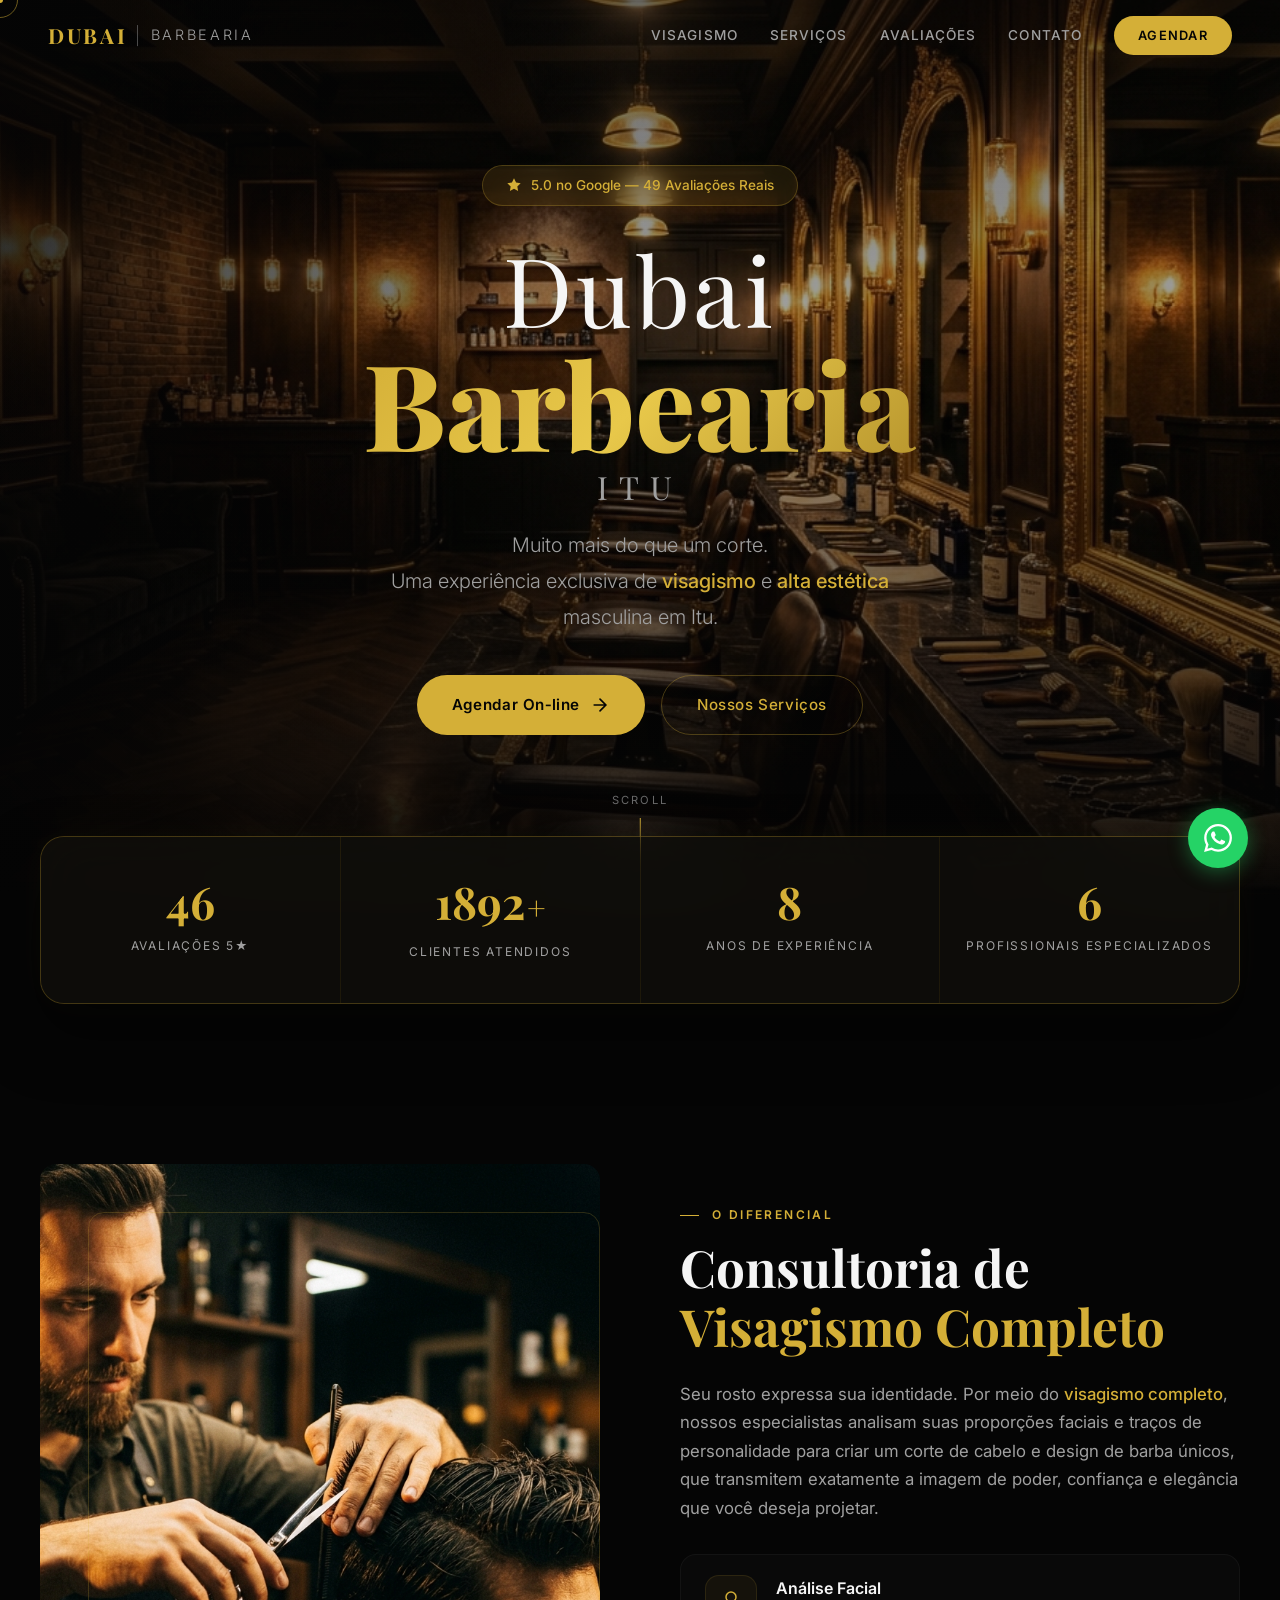
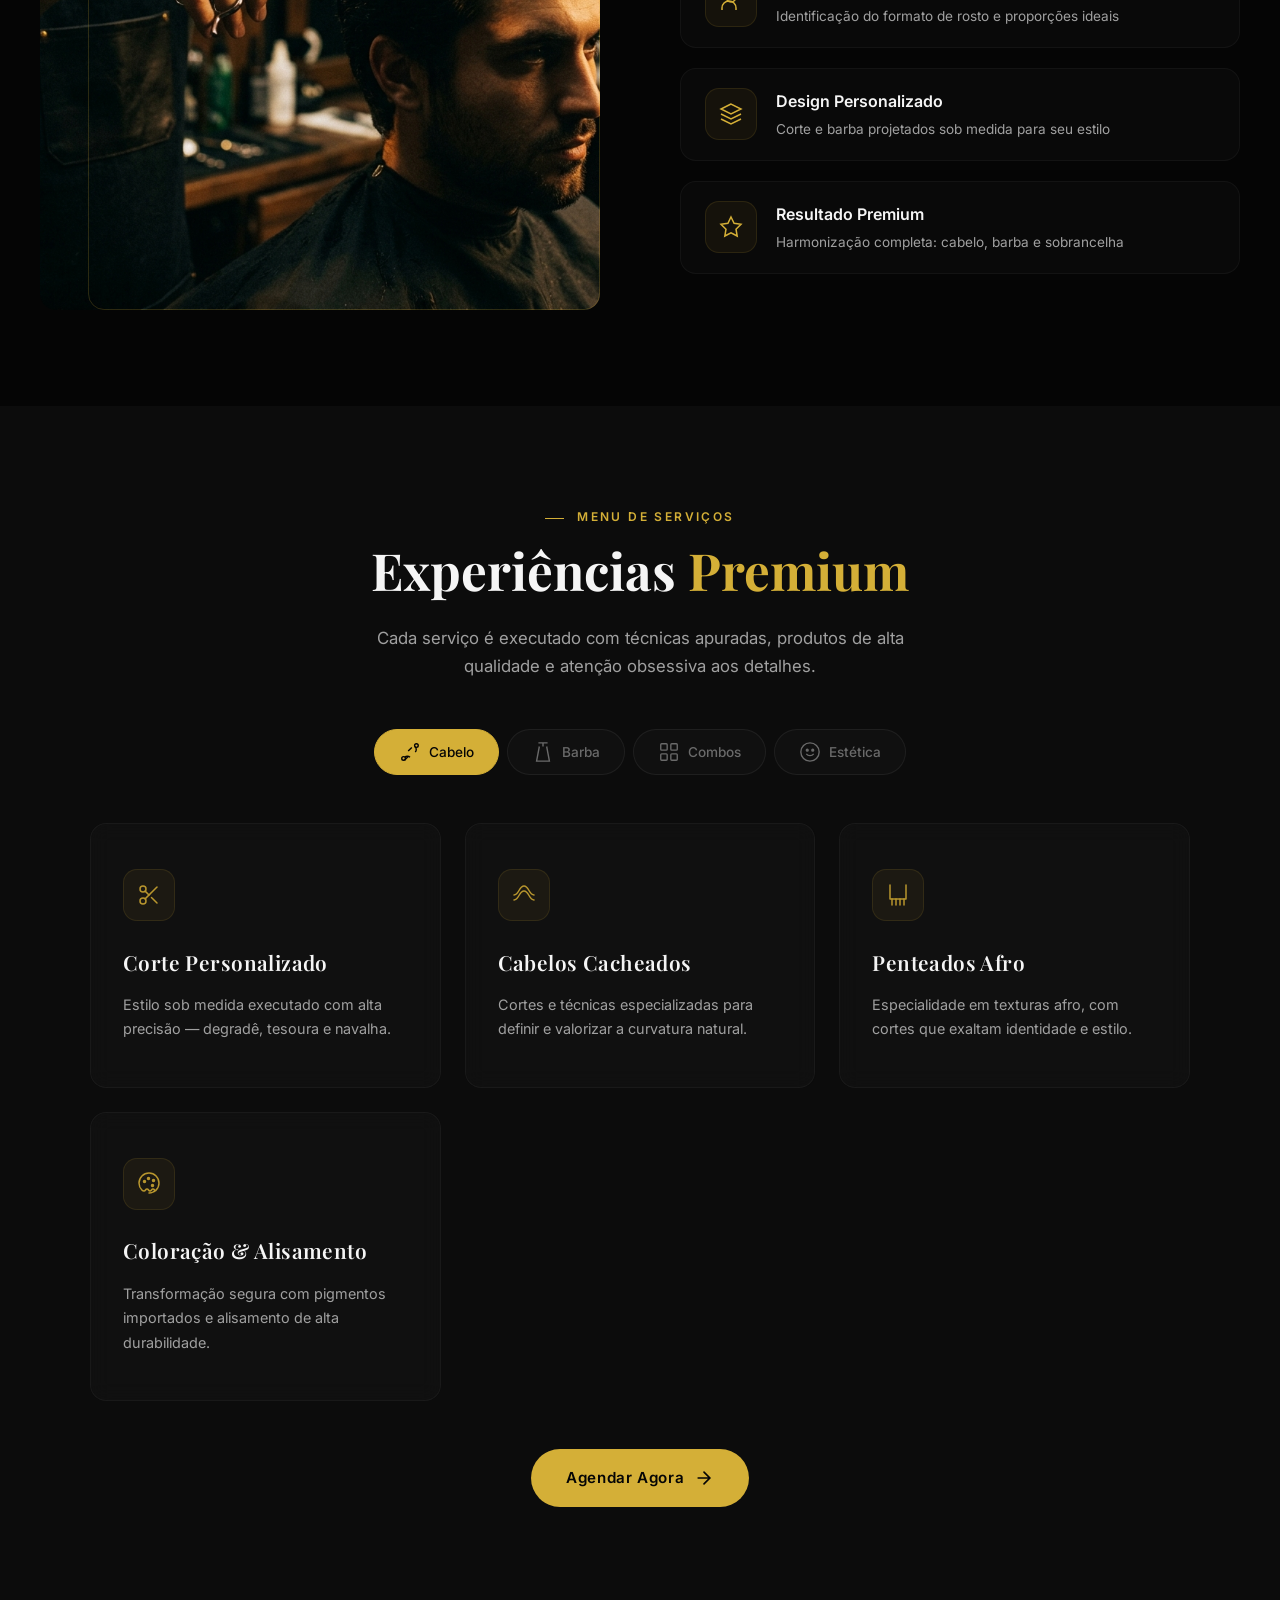
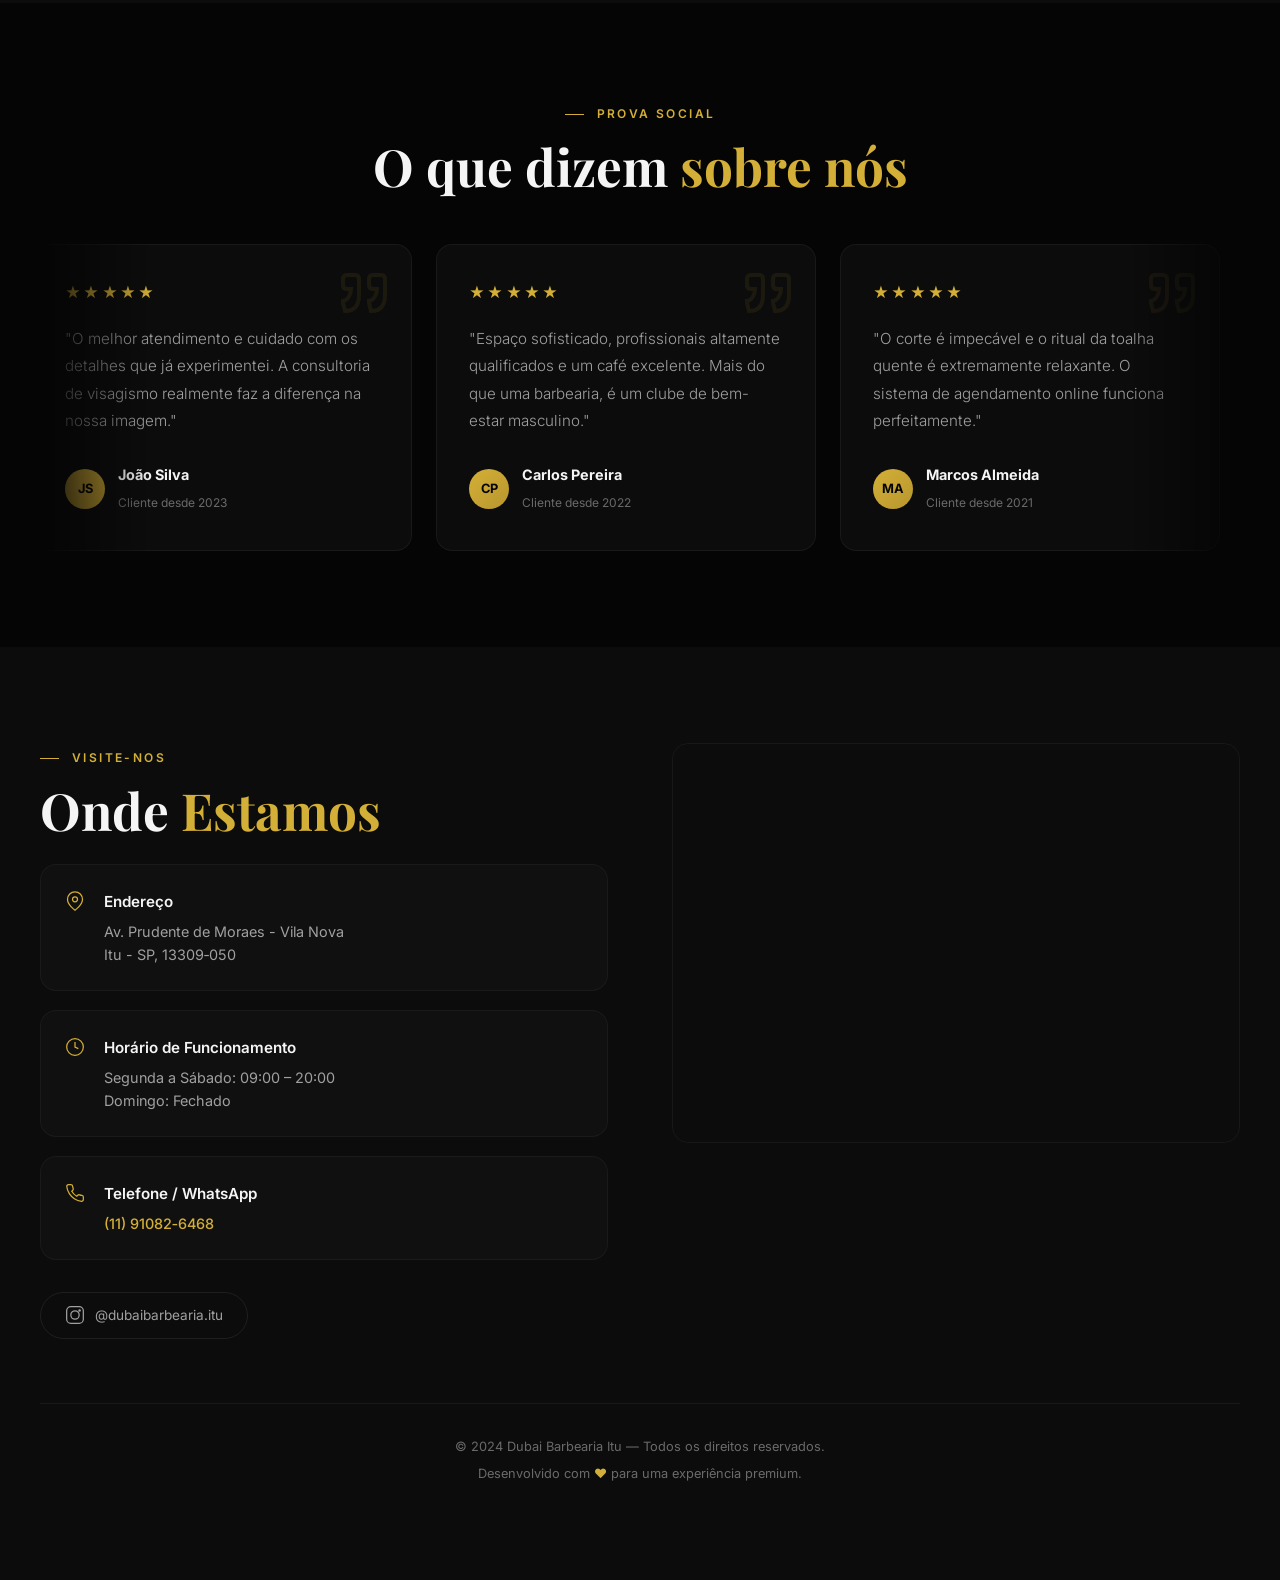
<file: index.html>
<!DOCTYPE html>
<html lang="pt-BR">
<head>
  <meta charset="UTF-8" />
  <meta name="viewport" content="width=device-width, initial-scale=1.0" />
  <title>Dubai Barbearia Itu — Experiência Premium em Visagismo e Alta Estética</title>
  <meta name="description" content="Dubai Barbearia em Itu: visagismo completo, cortes premium, barba com toalha quente e estética masculina. ⭐ 5.0 no Google. Agende online agora." />
  <meta name="keywords" content="barbearia itu, dubai barbearia, visagismo, corte premium, barba, estética masculina" />

  <!-- Google Fonts -->
  <link rel="preconnect" href="https://fonts.googleapis.com" />
  <link rel="preconnect" href="https://fonts.gstatic.com" crossorigin />
  <link href="https://fonts.googleapis.com/css2?family=Playfair+Display:wght@400;600;700;800&family=Inter:wght@300;400;500;600;700&display=swap" rel="stylesheet" />

  <link rel="stylesheet" href="style.css" />
</head>
<body>

  <!-- ═══════════════════ CUSTOM CURSOR ═══════════════════ -->
  <div id="cursor-dot"></div>
  <div id="cursor-ring"></div>

  <!-- ═══════════════════ NAVIGATION ═══════════════════ -->
  <nav class="navbar" id="navbar">
    <a href="#hero" class="nav-logo">
      <span class="logo-dubai">DUBAI</span>
      <span class="logo-separator">|</span>
      <span class="logo-barber">BARBEARIA</span>
    </a>
    <div class="nav-links" id="nav-links">
      <a href="#visagismo" class="nav-link">Visagismo</a>
      <a href="#services" class="nav-link">Serviços</a>
      <a href="#testimonials" class="nav-link">Avaliações</a>
      <a href="#contact" class="nav-link">Contato</a>
      <a href="https://sites.appbarber.com.br/barbeariadubai-rslm?source=google_reserve" class="nav-cta" target="_blank" rel="noopener">Agendar</a>
    </div>
    <button class="hamburger" id="hamburger" aria-label="Menu">
      <span></span><span></span><span></span>
    </button>
  </nav>

  <!-- ═══════════════════ HERO ═══════════════════ -->
  <section class="hero" id="hero">
    <div class="hero-bg-image" id="hero-parallax"></div>
    <div class="hero-overlay"></div>
    <div class="hero-particles" id="hero-particles"></div>

    <div class="hero-content">
      <div class="hero-badge reveal-up">
        <svg width="16" height="16" viewBox="0 0 24 24" fill="#d4af37"><polygon points="12,2 15.09,8.26 22,9.27 17,14.14 18.18,21.02 12,17.77 5.82,21.02 7,14.14 2,9.27 8.91,8.26"/></svg>
        <span>5.0 no Google — 49 Avaliações Reais</span>
      </div>

      <h1 class="hero-title reveal-up">
        <span class="hero-title-line">Dubai</span>
        <span class="hero-title-line accent">Barbearia</span>
        <span class="hero-title-line small">Itu</span>
      </h1>

      <p class="hero-subtitle reveal-up">
        Muito mais do que um corte.<br />Uma experiência exclusiva de <strong>visagismo</strong> e <strong>alta estética</strong> masculina em Itu.
      </p>

      <div class="hero-actions reveal-up">
        <a href="https://sites.appbarber.com.br/barbeariadubai-rslm?source=google_reserve" class="btn-primary" target="_blank" rel="noopener">
          <span>Agendar On‑line</span>
          <svg width="20" height="20" viewBox="0 0 24 24" fill="none" stroke="currentColor" stroke-width="2" stroke-linecap="round"><path d="M5 12h14M12 5l7 7-7 7"/></svg>
        </a>
        <a href="#services" class="btn-outline">
          <span>Nossos Serviços</span>
        </a>
      </div>
    </div>

    <div class="hero-scroll-indicator">
      <span>Scroll</span>
      <div class="scroll-line"></div>
    </div>
  </section>

  <!-- ═══════════════════ STATS BAR ═══════════════════ -->
  <section class="stats-bar">
    <div class="stat reveal-up">
      <span class="stat-number" data-target="49">0</span>
      <span class="stat-label">Avaliações 5★</span>
    </div>
    <div class="stat-divider"></div>
    <div class="stat reveal-up">
      <span class="stat-number" data-target="2000">0</span><span class="stat-plus">+</span>
      <span class="stat-label">Clientes Atendidos</span>
    </div>
    <div class="stat-divider"></div>
    <div class="stat reveal-up">
      <span class="stat-number" data-target="8">0</span>
      <span class="stat-label">Anos de Experiência</span>
    </div>
    <div class="stat-divider"></div>
    <div class="stat reveal-up">
      <span class="stat-number" data-target="6">0</span>
      <span class="stat-label">Profissionais Especializados</span>
    </div>
  </section>

  <!-- ═══════════════════ VISAGISMO ═══════════════════ -->
  <section class="visagismo" id="visagismo">
    <div class="visagismo-grid">
      <div class="visagismo-image reveal-left">
        <img src="images/visagismo.png" alt="Profissional realizando corte com técnicas de visagismo" loading="lazy" />
        <div class="image-frame"></div>
      </div>
      <div class="visagismo-text">
        <span class="section-tag reveal-up">O Diferencial</span>
        <h2 class="section-title reveal-up">Consultoria de<br /><span class="accent">Visagismo Completo</span></h2>
        <p class="reveal-up">
          Seu rosto expressa sua identidade. Por meio do <strong>visagismo completo</strong>, nossos especialistas analisam suas proporções faciais e traços de personalidade para criar um corte de cabelo e design de barba únicos, que transmitem exatamente a imagem de poder, confiança e elegância que você deseja projetar.
        </p>
        <div class="visagismo-features">
          <div class="feature reveal-up">
            <div class="feature-icon">
              <svg width="24" height="24" viewBox="0 0 24 24" fill="none" stroke="#d4af37" stroke-width="1.5"><circle cx="12" cy="8" r="5"/><path d="M3 21v-2a7 7 0 0114 0v2"/></svg>
            </div>
            <div>
              <strong>Análise Facial</strong>
              <p>Identificação do formato de rosto e proporções ideais</p>
            </div>
          </div>
          <div class="feature reveal-up">
            <div class="feature-icon">
              <svg width="24" height="24" viewBox="0 0 24 24" fill="none" stroke="#d4af37" stroke-width="1.5"><path d="M12 2L2 7l10 5 10-5-10-5zM2 17l10 5 10-5M2 12l10 5 10-5"/></svg>
            </div>
            <div>
              <strong>Design Personalizado</strong>
              <p>Corte e barba projetados sob medida para seu estilo</p>
            </div>
          </div>
          <div class="feature reveal-up">
            <div class="feature-icon">
              <svg width="24" height="24" viewBox="0 0 24 24" fill="none" stroke="#d4af37" stroke-width="1.5"><polygon points="12,2 15.09,8.26 22,9.27 17,14.14 18.18,21.02 12,17.77 5.82,21.02 7,14.14 2,9.27 8.91,8.26"/></svg>
            </div>
            <div>
              <strong>Resultado Premium</strong>
              <p>Harmonização completa: cabelo, barba e sobrancelha</p>
            </div>
          </div>
        </div>
      </div>
    </div>
  </section>

  <!-- ═══════════════════ SERVIÇOS ═══════════════════ -->
  <section class="services" id="services">
    <div class="services-header">
      <span class="section-tag reveal-up">Menu de Serviços</span>
      <h2 class="section-title reveal-up">Experiências <span class="accent">Premium</span></h2>
      <p class="section-desc reveal-up">Cada serviço é executado com técnicas apuradas, produtos de alta qualidade e atenção obsessiva aos detalhes.</p>
    </div>

    <div class="services-tabs reveal-up">
      <button class="service-tab active" data-category="cabelo">
        <svg width="22" height="22" viewBox="0 0 24 24" fill="none" stroke="currentColor" stroke-width="1.5"><path d="M6 21l4-4M14 7l-4 4M6.34 17.66a4 4 0 015.66 0M17.66 6.34a4 4 0 010 5.66"/><circle cx="19" cy="5" r="2"/><circle cx="5" cy="19" r="2"/></svg>
        <span>Cabelo</span>
      </button>
      <button class="service-tab" data-category="barba">
        <svg width="22" height="22" viewBox="0 0 24 24" fill="none" stroke="currentColor" stroke-width="1.5"><path d="M7 2h10M12 2v4M8 6l-3 16h14L16 6"/></svg>
        <span>Barba</span>
      </button>
      <button class="service-tab" data-category="combos">
        <svg width="22" height="22" viewBox="0 0 24 24" fill="none" stroke="currentColor" stroke-width="1.5"><rect x="3" y="3" width="7" height="7" rx="1"/><rect x="14" y="3" width="7" height="7" rx="1"/><rect x="3" y="14" width="7" height="7" rx="1"/><rect x="14" y="14" width="7" height="7" rx="1"/></svg>
        <span>Combos</span>
      </button>
      <button class="service-tab" data-category="estetica">
        <svg width="22" height="22" viewBox="0 0 24 24" fill="none" stroke="currentColor" stroke-width="1.5"><path d="M12 2a10 10 0 100 20 10 10 0 000-20z"/><path d="M8 14s1.5 2 4 2 4-2 4-2"/><circle cx="9" cy="10" r="1" fill="currentColor"/><circle cx="15" cy="10" r="1" fill="currentColor"/></svg>
        <span>Estética</span>
      </button>
    </div>

    <div class="services-grid" id="services-grid">
      <!-- CABELO -->
      <div class="service-card" data-category="cabelo">
        <div class="card-glow"></div>
        <div class="card-icon">
          <svg width="24" height="24" viewBox="0 0 24 24" fill="none" stroke="currentColor" stroke-width="1.5" stroke-linecap="round" stroke-linejoin="round"><circle cx="6" cy="6" r="3"/><circle cx="6" cy="18" r="3"/><line x1="20" y1="4" x2="8.12" y2="15.88"/><line x1="14.47" y1="14.48" x2="20" y2="20"/><line x1="8.12" y1="8.12" x2="12" y2="12"/></svg>
        </div>
        <h3>Corte Personalizado</h3>
        <p>Estilo sob medida executado com alta precisão — degradê, tesoura e navalha.</p>
      </div>
      <div class="service-card" data-category="cabelo">
        <div class="card-glow"></div>
        <div class="card-icon">
          <svg width="24" height="24" viewBox="0 0 24 24" fill="none" stroke="currentColor" stroke-width="1.5" stroke-linecap="round" stroke-linejoin="round"><path d="M2 12c5 0 5-9 10-9s5 9 10 9"/><path d="M2 17c5 0 5-9 10-9s5 9 10 9"/></svg>
        </div>
        <h3>Cabelos Cacheados</h3>
        <p>Cortes e técnicas especializadas para definir e valorizar a curvatura natural.</p>
      </div>
      <div class="service-card" data-category="cabelo">
        <div class="card-glow"></div>
        <div class="card-icon">
          <svg width="24" height="24" viewBox="0 0 24 24" fill="none" stroke="currentColor" stroke-width="1.5" stroke-linecap="round" stroke-linejoin="round"><path d="M4 2v14h16V2"/><line x1="6" y1="16" x2="6" y2="22"/><line x1="10" y1="16" x2="10" y2="22"/><line x1="14" y1="16" x2="14" y2="22"/><line x1="18" y1="16" x2="18" y2="22"/></svg>
        </div>
        <h3>Penteados Afro</h3>
        <p>Especialidade em texturas afro, com cortes que exaltam identidade e estilo.</p>
      </div>
      <div class="service-card" data-category="cabelo">
        <div class="card-glow"></div>
        <div class="card-icon">
          <svg width="24" height="24" viewBox="0 0 24 24" fill="none" stroke="currentColor" stroke-width="1.5" stroke-linecap="round" stroke-linejoin="round"><path d="M12 22C17.5228 22 22 17.5228 22 12C22 6.47715 17.5228 2 12 2C6.47715 2 2 6.47715 2 12C2 14.7255 3.09032 17.1962 4.85857 19C5.35857 19.5 6.00003 20 7 20C7.8 20 8.2 19.5 8.5 19C8.8 18.5 9.2 18 10 18C10.8 18 11.2 18.5 11.5 19C11.8 19.5 12.2 20 13 20C13.8 20 14.2 19.5 14.5 19C14.8 18.5 15.2 18 16 18C16.8 18 17.2 18.5 17.5 19C17.8 19.5 18.5 20 19 19.5"/><circle cx="7.5" cy="10.5" r="1" fill="currentColor"/><circle cx="11.5" cy="7.5" r="1" fill="currentColor"/><circle cx="16.5" cy="9.5" r="1" fill="currentColor"/><circle cx="15.5" cy="14.5" r="1" fill="currentColor"/></svg>
        </div>
        <h3>Coloração & Alisamento</h3>
        <p>Transformação segura com pigmentos importados e alisamento de alta durabilidade.</p>
      </div>

      <!-- BARBA -->
      <div class="service-card" data-category="barba" style="display:none">
        <div class="card-glow"></div>
        <div class="card-icon">
          <svg width="24" height="24" viewBox="0 0 24 24" fill="none" stroke="currentColor" stroke-width="1.5" stroke-linecap="round" stroke-linejoin="round"><rect x="3" y="5" width="18" height="14" rx="2" ry="2"/><path d="M12 5v14"/><circle cx="12" cy="12" r="1"/><path d="M8 12h8"/></svg>
        </div>
        <h3>Barba com Navalha</h3>
        <p>Contorno cirúrgico e alinhamento impecável respeitando o desenho natural do rosto.</p>
      </div>
      <div class="service-card" data-category="barba" style="display:none">
        <div class="card-glow"></div>
        <div class="card-icon">
          <svg width="24" height="24" viewBox="0 0 24 24" fill="none" stroke="currentColor" stroke-width="1.5" stroke-linecap="round" stroke-linejoin="round"><path d="M18 8c0-2-1.5-3-3-3s-3 1-3 3v8c0 2-1.5 3-3 3s-3-1-3-3"/><path d="M12 2v2"/><path d="M8 2v2"/><path d="M16 2v2"/><rect x="3" y="16" width="18" height="6" rx="2"/></svg>
        </div>
        <h3>Toalha Quente</h3>
        <p>Barbear clássico relaxante com emoliência de óleos essenciais e toalha vaporizada.</p>
      </div>
      <div class="service-card" data-category="barba" style="display:none">
        <div class="card-glow"></div>
        <div class="card-icon">
          <svg width="24" height="24" viewBox="0 0 24 24" fill="none" stroke="currentColor" stroke-width="1.5" stroke-linecap="round" stroke-linejoin="round"><path d="M10 2h4v3h-4z"/><path d="M6 9a3 3 0 013-3h6a3 3 0 013 3v11a2 2 0 01-2 2H8a2 2 0 01-2-2V9z"/><path d="M12 10v6"/><path d="M9 13h6"/></svg>
        </div>
        <h3>Condicionamento</h3>
        <p>Hidratação profunda para fios macios, sedosos e livre de irritações na pele.</p>
      </div>

      <!-- COMBOS -->
      <div class="service-card" data-category="combos" style="display:none">
        <div class="card-glow"></div>
        <div class="card-icon">
          <svg width="24" height="24" viewBox="0 0 24 24" fill="none" stroke="currentColor" stroke-width="1.5" stroke-linecap="round" stroke-linejoin="round"><path d="M6 3v12"/><path d="M18 3v12"/><circle cx="6" cy="18" r="3"/><circle cx="18" cy="18" r="3"/><path d="M12 6v6M9 9h6"/></svg>
        </div>
        <h3>Corte + Barba</h3>
        <p>A assinatura essencial da casa: alinhamento completo do cabelo e barba.</p>
      </div>
      <div class="service-card" data-category="combos" style="display:none">
        <div class="card-glow"></div>
        <div class="card-icon">
          <svg width="24" height="24" viewBox="0 0 24 24" fill="none" stroke="currentColor" stroke-width="1.5" stroke-linecap="round" stroke-linejoin="round"><path d="M6 3h12l4 6-10 13L2 9z"/><path d="M11 3L8 9l4 13 4-13-3-6"/></svg>
        </div>
        <h3>Combo Completo</h3>
        <p>Corte, Barba e Sobrancelha em uma única sessão de pura sofisticação.</p>
      </div>
      <div class="service-card" data-category="combos" style="display:none">
        <div class="card-glow"></div>
        <div class="card-icon">
          <svg width="24" height="24" viewBox="0 0 24 24" fill="none" stroke="currentColor" stroke-width="1.5" stroke-linecap="round" stroke-linejoin="round"><path d="M2 4l3 12h14l3-12-6 7-4-7-4 7-6-7z"/><path d="M3 20h18v2H3z"/></svg>
        </div>
        <h3>Pacote Noivo</h3>
        <p>Atendimento exclusivo e relaxamento completo para o seu grande dia.</p>
      </div>

      <!-- ESTÉTICA -->
      <div class="service-card" data-category="estetica" style="display:none">
        <div class="card-glow"></div>
        <div class="card-icon">
          <svg width="24" height="24" viewBox="0 0 24 24" fill="none" stroke="currentColor" stroke-width="1.5" stroke-linecap="round" stroke-linejoin="round"><path d="M12 3a9 9 0 100 18 9 9 0 000-18z"/><path d="M12 8v8M8 12h8"/><path d="M21 11.5a8.38 8.38 0 01-.9 3.8 8.5 8.5 0 01-7.6 4.7 8.38 8.38 0 01-3.8-.9L3.5 20.5l1.4-5.2a8.38 8.38 0 01-.9-3.8 8.5 8.5 0 014.7-7.6 8.38 8.38 0 013.8-.9h.5a8.48 8.48 0 018 8v.5z"/></svg>
        </div>
        <h3>Limpeza de Pele</h3>
        <p>Remoção de impurezas, hidratação profunda e revitalização facial masculina.</p>
      </div>
      <div class="service-card" data-category="estetica" style="display:none">
        <div class="card-glow"></div>
        <div class="card-icon">
          <svg width="24" height="24" viewBox="0 0 24 24" fill="none" stroke="currentColor" stroke-width="1.5" stroke-linecap="round" stroke-linejoin="round"><path d="M20.24 12.24a6 6 0 00-8.49-8.49L5 10.5V19h8.5z"/><line x1="16" y1="8" x2="2" y2="22"/><line x1="17.5" y1="15" x2="9" y2="15"/></svg>
        </div>
        <h3>Depilação Nariz</h3>
        <p>Remoção prática com cera premium e temperatura controlada para total conforto.</p>
      </div>
      <div class="service-card" data-category="estetica" style="display:none">
        <div class="card-glow"></div>
        <div class="card-icon">
          <svg width="24" height="24" viewBox="0 0 24 24" fill="none" stroke="currentColor" stroke-width="1.5" stroke-linecap="round" stroke-linejoin="round"><path d="M1 12s4-8 11-8 11 8 11 8-4 8-11 8-11-8-11-8z"/><circle cx="12" cy="12" r="3"/><path d="M12 5a7 7 0 015 2"/></svg>
        </div>
        <h3>Design de Sobrancelha</h3>
        <p>Alinhamento geométrico e limpeza precisa que valoriza o olhar de forma natural.</p>
      </div>
    </div>

    <div class="services-cta reveal-up">
      <a href="https://sites.appbarber.com.br/barbeariadubai-rslm?source=google_reserve" class="btn-primary" target="_blank" rel="noopener">
        <span>Agendar Agora</span>
        <svg width="20" height="20" viewBox="0 0 24 24" fill="none" stroke="currentColor" stroke-width="2" stroke-linecap="round"><path d="M5 12h14M12 5l7 7-7 7"/></svg>
      </a>
    </div>
  </section>

  <!-- ═══════════════════ TESTIMONIALS ═══════════════════ -->
  <section class="testimonials" id="testimonials">
    <div class="testimonials-header">
      <span class="section-tag reveal-up">Prova Social</span>
      <h2 class="section-title reveal-up">O que dizem <span class="accent">sobre nós</span></h2>
    </div>

    <div class="testimonials-track-wrapper">
      <div class="testimonials-track" id="testimonials-track">
        <div class="testimonial-card">
          <svg class="quote-icon-bg" width="48" height="48" viewBox="0 0 24 24" fill="none" stroke="rgba(212, 175, 55, 0.08)" stroke-width="2"><path d="M3 21c3 0 7-1 7-8V5c0-1.25-.75-2-2-2H4c-1.25 0-2 .75-2 2v3c0 1.25.75 2 2 2h2c0 3-2 6-4 6v1zm13 0c3 0 7-1 7-8V5c0-1.25-.75-2-2-2h-4c-1.25 0-2 .75-2 2v3c0 1.25.75 2 2 2h2c0 3-2 6-4 6v1z"/></svg>
          <div class="testimonial-stars">★★★★★</div>
          <blockquote>"O melhor atendimento e cuidado com os detalhes que já experimentei. A consultoria de visagismo realmente faz a diferença na nossa imagem."</blockquote>
          <div class="testimonial-author">
            <div class="author-avatar">JS</div>
            <div>
              <strong>João Silva</strong>
              <span>Cliente desde 2023</span>
            </div>
          </div>
        </div>
        <div class="testimonial-card">
          <svg class="quote-icon-bg" width="48" height="48" viewBox="0 0 24 24" fill="none" stroke="rgba(212, 175, 55, 0.08)" stroke-width="2"><path d="M3 21c3 0 7-1 7-8V5c0-1.25-.75-2-2-2H4c-1.25 0-2 .75-2 2v3c0 1.25.75 2 2 2h2c0 3-2 6-4 6v1zm13 0c3 0 7-1 7-8V5c0-1.25-.75-2-2-2h-4c-1.25 0-2 .75-2 2v3c0 1.25.75 2 2 2h2c0 3-2 6-4 6v1z"/></svg>
          <div class="testimonial-stars">★★★★★</div>
          <blockquote>"Espaço sofisticado, profissionais altamente qualificados e um café excelente. Mais do que uma barbearia, é um clube de bem-estar masculino."</blockquote>
          <div class="testimonial-author">
            <div class="author-avatar">CP</div>
            <div>
              <strong>Carlos Pereira</strong>
              <span>Cliente desde 2022</span>
            </div>
          </div>
        </div>
        <div class="testimonial-card">
          <svg class="quote-icon-bg" width="48" height="48" viewBox="0 0 24 24" fill="none" stroke="rgba(212, 175, 55, 0.08)" stroke-width="2"><path d="M3 21c3 0 7-1 7-8V5c0-1.25-.75-2-2-2H4c-1.25 0-2 .75-2 2v3c0 1.25.75 2 2 2h2c0 3-2 6-4 6v1zm13 0c3 0 7-1 7-8V5c0-1.25-.75-2-2-2h-4c-1.25 0-2 .75-2 2v3c0 1.25.75 2 2 2h2c0 3-2 6-4 6v1z"/></svg>
          <div class="testimonial-stars">★★★★★</div>
          <blockquote>"O corte é impecável e o ritual da toalha quente é extremamente relaxante. O sistema de agendamento online funciona perfeitamente."</blockquote>
          <div class="testimonial-author">
            <div class="author-avatar">MA</div>
            <div>
              <strong>Marcos Almeida</strong>
              <span>Cliente desde 2021</span>
            </div>
          </div>
        </div>
        <div class="testimonial-card">
          <svg class="quote-icon-bg" width="48" height="48" viewBox="0 0 24 24" fill="none" stroke="rgba(212, 175, 55, 0.08)" stroke-width="2"><path d="M3 21c3 0 7-1 7-8V5c0-1.25-.75-2-2-2H4c-1.25 0-2 .75-2 2v3c0 1.25.75 2 2 2h2c0 3-2 6-4 6v1zm13 0c3 0 7-1 7-8V5c0-1.25-.75-2-2-2h-4c-1.25 0-2 .75-2 2v3c0 1.25.75 2 2 2h2c0 3-2 6-4 6v1z"/></svg>
          <div class="testimonial-stars">★★★★★</div>
          <blockquote>"Excelente experiência. Do atendimento inicial à precisão técnica dos profissionais, tudo na Dubai reflete alto padrão. Recomendo muito!"</blockquote>
          <div class="testimonial-author">
            <div class="author-avatar">RF</div>
            <div>
              <strong>Rafael Fernandes</strong>
              <span>Cliente desde 2023</span>
            </div>
          </div>
        </div>
        <div class="testimonial-card">
          <svg class="quote-icon-bg" width="48" height="48" viewBox="0 0 24 24" fill="none" stroke="rgba(212, 175, 55, 0.08)" stroke-width="2"><path d="M3 21c3 0 7-1 7-8V5c0-1.25-.75-2-2-2H4c-1.25 0-2 .75-2 2v3c0 1.25.75 2 2 2h2c0 3-2 6-4 6v1zm13 0c3 0 7-1 7-8V5c0-1.25-.75-2-2-2h-4c-1.25 0-2 .75-2 2v3c0 1.25.75 2 2 2h2c0 3-2 6-4 6v1z"/></svg>
          <div class="testimonial-stars">★★★★★</div>
          <blockquote>"Ambiente moderno e muito agradável. Os profissionais compreendem exatamente o que você pede e trazem sugestões valiosas com o visagismo."</blockquote>
          <div class="testimonial-author">
            <div class="author-avatar">LM</div>
            <div>
              <strong>Lucas Monteiro</strong>
              <span>Cliente desde 2022</span>
            </div>
          </div>
        </div>
        <div class="testimonial-card">
          <svg class="quote-icon-bg" width="48" height="48" viewBox="0 0 24 24" fill="none" stroke="rgba(212, 175, 55, 0.08)" stroke-width="2"><path d="M3 21c3 0 7-1 7-8V5c0-1.25-.75-2-2-2H4c-1.25 0-2 .75-2 2v3c0 1.25.75 2 2 2h2c0 3-2 6-4 6v1zm13 0c3 0 7-1 7-8V5c0-1.25-.75-2-2-2h-4c-1.25 0-2 .75-2 2v3c0 1.25.75 2 2 2h2c0 3-2 6-4 6v1z"/></svg>
          <div class="testimonial-stars">★★★★★</div>
          <blockquote>"Fiz o pacote de noivo com meus padrinhos e foi inesquecível. Cuidado impecável e atenção a cada detalhe no dia mais importante."</blockquote>
          <div class="testimonial-author">
            <div class="author-avatar">DG</div>
            <div>
              <strong>Diego Garcia</strong>
              <span>Cliente desde 2024</span>
            </div>
          </div>
        </div>
      </div>
    </div>
  </section>

  <!-- ═══════════════════ CONTACT / FOOTER ═══════════════════ -->
  <footer class="contact" id="contact">
    <div class="contact-grid">
      <div class="contact-info">
        <span class="section-tag reveal-up">Visite-nos</span>
        <h2 class="section-title reveal-up">Onde <span class="accent">Estamos</span></h2>
        <div class="info-block reveal-up">
          <svg width="20" height="20" viewBox="0 0 24 24" fill="none" stroke="#d4af37" stroke-width="1.5"><path d="M21 10c0 7-9 13-9 13s-9-6-9-13a9 9 0 0118 0z"/><circle cx="12" cy="10" r="3"/></svg>
          <div>
            <strong>Endereço</strong>
            <p>Av. Prudente de Moraes - Vila Nova<br/>Itu - SP, 13309‑050</p>
          </div>
        </div>
        <div class="info-block reveal-up">
          <svg width="20" height="20" viewBox="0 0 24 24" fill="none" stroke="#d4af37" stroke-width="1.5"><circle cx="12" cy="12" r="10"/><polyline points="12 6 12 12 16 14"/></svg>
          <div>
            <strong>Horário de Funcionamento</strong>
            <p>Segunda a Sábado: 09:00 – 20:00<br/>Domingo: Fechado</p>
          </div>
        </div>
        <div class="info-block reveal-up">
          <svg width="20" height="20" viewBox="0 0 24 24" fill="none" stroke="#d4af37" stroke-width="1.5"><path d="M22 16.92v3a2 2 0 01-2.18 2 19.79 19.79 0 01-8.63-3.07 19.5 19.5 0 01-6-6 19.79 19.79 0 01-3.07-8.67A2 2 0 014.11 2h3a2 2 0 012 1.72c.127.96.361 1.903.7 2.81a2 2 0 01-.45 2.11L8.09 9.91a16 16 0 006 6l1.27-1.27a2 2 0 012.11-.45c.907.339 1.85.573 2.81.7A2 2 0 0122 16.92z"/></svg>
          <div>
            <strong>Telefone / WhatsApp</strong>
            <p><a href="tel:+5511910826468">(11) 91082‑6468</a></p>
          </div>
        </div>
        <div class="contact-socials reveal-up">
          <a href="https://instagram.com/dubaibarbearia.itu" target="_blank" rel="noopener" class="social-btn" aria-label="Instagram">
            <svg width="20" height="20" viewBox="0 0 24 24" fill="none" stroke="currentColor" stroke-width="1.5"><rect x="2" y="2" width="20" height="20" rx="5"/><circle cx="12" cy="12" r="5"/><circle cx="17.5" cy="6.5" r="1.5" fill="currentColor" stroke="none"/></svg>
            <span>@dubaibarbearia.itu</span>
          </a>
        </div>
      </div>

      <div class="contact-map reveal-right">
        <iframe
          src="https://www.google.com/maps/embed?pb=!1m18!1m12!1m3!1d3669.5!2d-47.299!3d-23.264!2m3!1f0!2f0!3f0!3m2!1i1024!2i768!4f13.1!3m3!1m2!1s0x0%3A0x0!2zMjPCsDE1JzUwLjQiUyA0N8KwMTcnNTYuNCJX!5e0!3m2!1spt-BR!2sbr!4v1"
          width="100%" height="100%" style="border:0; border-radius:16px; filter: invert(90%) hue-rotate(180deg) brightness(0.9) contrast(1.1);"
          allowfullscreen="" loading="lazy"
          title="Localização Dubai Barbearia Itu">
        </iframe>
      </div>
    </div>

    <div class="footer-bottom">
      <p>© 2024 Dubai Barbearia Itu — Todos os direitos reservados.</p>
      <p>Desenvolvido com <span class="accent">♥</span> para uma experiência premium.</p>
    </div>
  </footer>

  <!-- ═══════════════════ FLOATING WHATSAPP ═══════════════════ -->
  <a href="https://wa.me/5511910826468?text=Ol%C3%A1!%20Gostaria%20de%20agendar%20um%20hor%C3%A1rio%20na%20Dubai%20Barbearia." class="whatsapp-float" target="_blank" rel="noopener" aria-label="WhatsApp" id="whatsapp-btn">
    <svg width="28" height="28" viewBox="0 0 24 24" fill="white"><path d="M17.472 14.382c-.297-.149-1.758-.867-2.03-.967-.273-.099-.471-.148-.67.15-.197.297-.767.966-.94 1.164-.173.199-.347.223-.644.075-.297-.15-1.255-.463-2.39-1.475-.883-.788-1.48-1.761-1.653-2.059-.173-.297-.018-.458.13-.606.134-.133.298-.347.446-.52.149-.174.198-.298.298-.497.099-.198.05-.371-.025-.52-.075-.149-.669-1.612-.916-2.207-.242-.579-.487-.5-.669-.51-.173-.008-.371-.01-.57-.01-.198 0-.52.074-.792.372-.272.297-1.04 1.016-1.04 2.479 0 1.462 1.065 2.875 1.213 3.074.149.198 2.096 3.2 5.077 4.487.709.306 1.262.489 1.694.625.712.227 1.36.195 1.871.118.571-.085 1.758-.719 2.006-1.413.248-.694.248-1.289.173-1.413-.074-.124-.272-.198-.57-.347m-5.421 7.403h-.004a9.87 9.87 0 01-5.031-1.378l-.361-.214-3.741.982.998-3.648-.235-.374a9.86 9.86 0 01-1.51-5.26c.001-5.45 4.436-9.884 9.888-9.884 2.64 0 5.122 1.03 6.988 2.898a9.825 9.825 0 012.893 6.994c-.003 5.45-4.437 9.884-9.885 9.884m8.413-18.297A11.815 11.815 0 0012.05 0C5.495 0 .16 5.335.157 11.892c0 2.096.547 4.142 1.588 5.945L.057 24l6.305-1.654a11.882 11.882 0 005.683 1.448h.005c6.554 0 11.89-5.335 11.893-11.893a11.821 11.821 0 00-3.48-8.413z"/></svg>
    <span class="whatsapp-tooltip">Fale conosco!</span>
  </a>

  <script src="script.js"></script>
</body>
</html>
</file>
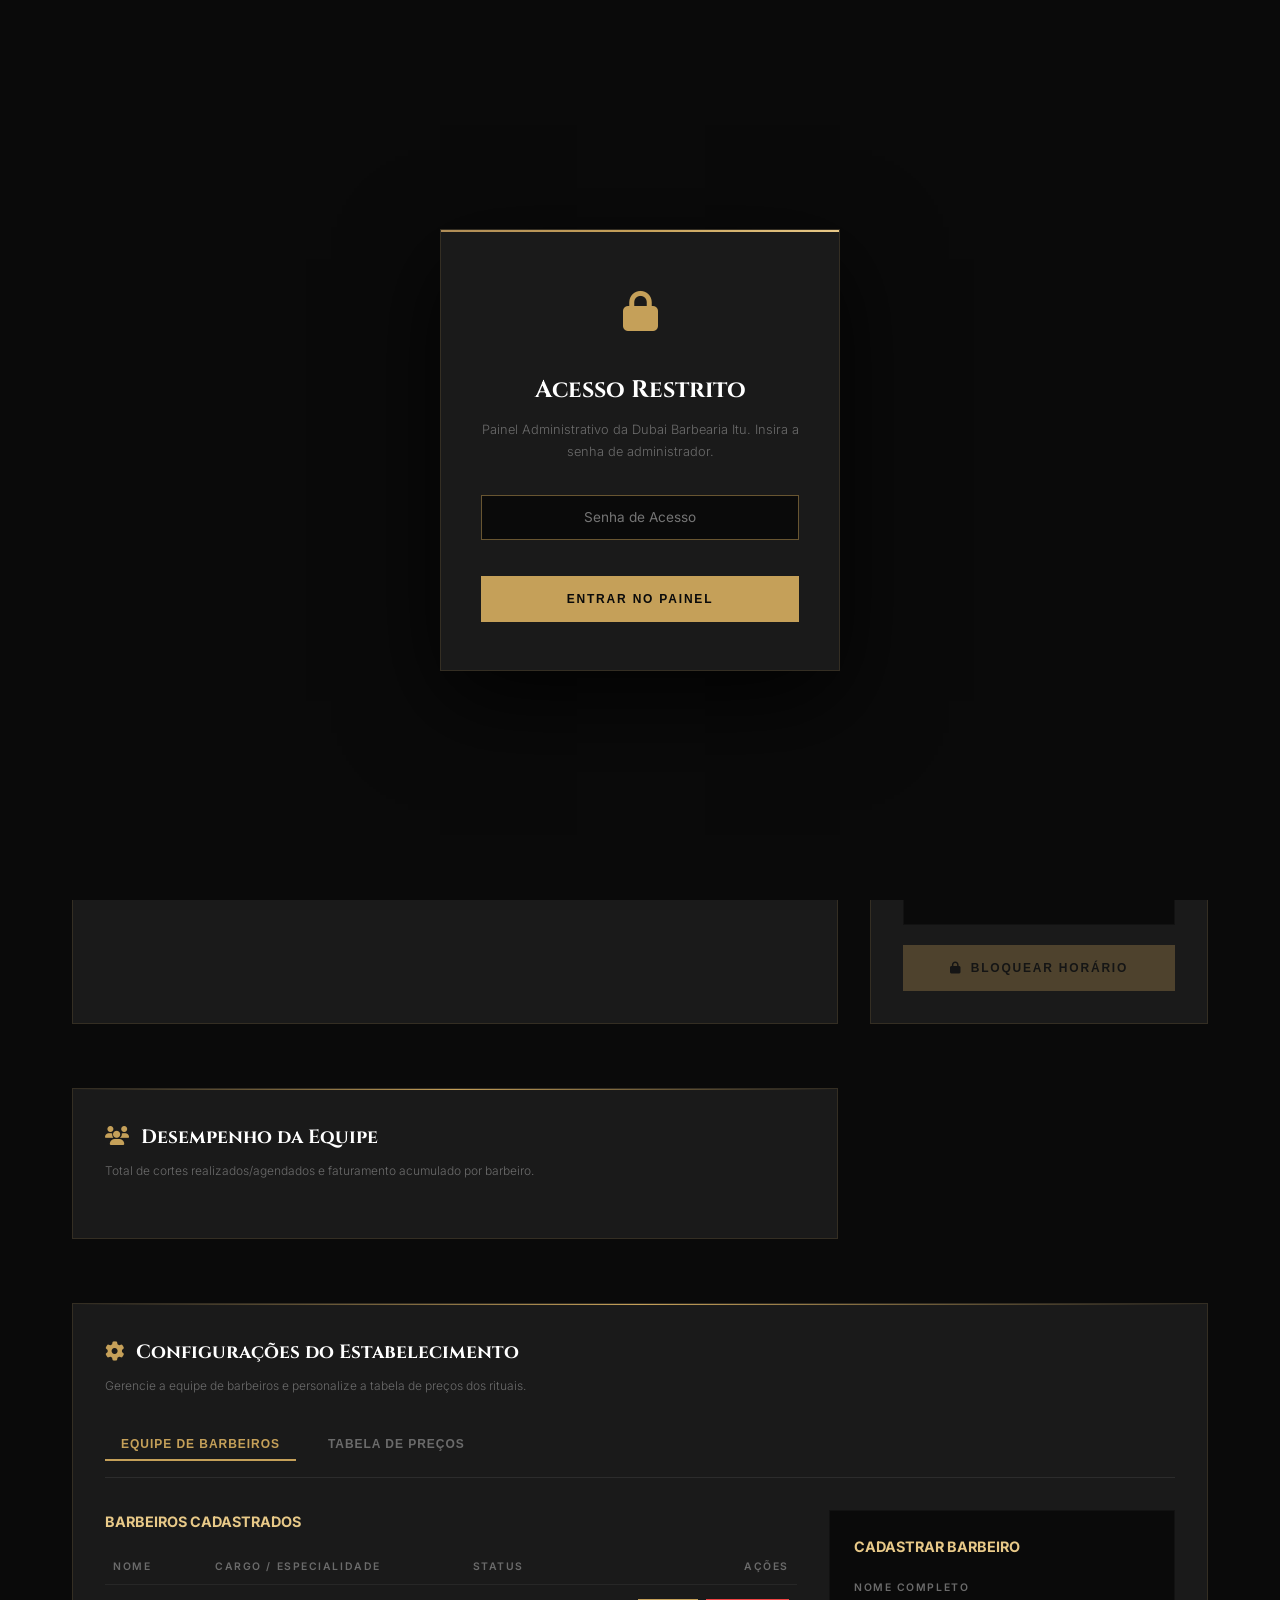
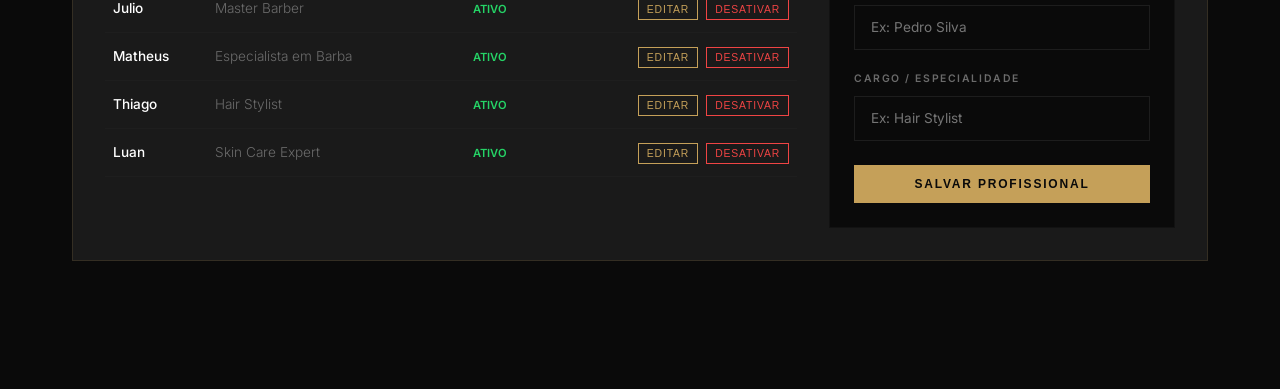
<file: admin.html>
<!DOCTYPE html>
<html lang="pt-BR">
<head>
    <meta charset="UTF-8">
    <meta name="viewport" content="width=device-width, initial-scale=1.0">
    <title>Painel Administrativo | Dubai Barbearia Itu</title>
    
    <!-- Google Fonts -->
    <link rel="preconnect" href="https://fonts.googleapis.com">
    <link rel="preconnect" href="https://fonts.gstatic.com" crossorigin>
    <link href="https://fonts.googleapis.com/css2?family=Cinzel:wght@400;600;700;900&family=Inter:wght@300;400;500;600;700&display=swap" rel="stylesheet">

    <!-- FontAwesome -->
    <link rel="stylesheet" href="https://cdnjs.cloudflare.com/ajax/libs/font-awesome/6.4.0/css/all.min.css">

    <style>
        :root {
            --black:     #0a0a0a;
            --dark:      #111111;
            --graphite:  #1a1a1a;
            --surface:   #222222;
            --gold:      #c5a059;
            --gold-light:#e8c988;
            --bronze:    #b08d57;
            --cream:     #f0ece4;
            --muted:     #6b6b6b;
            --border:    rgba(197,160,89,0.15);
            --font-serif: 'Cinzel', Georgia, serif;
            --font-sans:  'Inter', system-ui, sans-serif;
            --ease-smooth: cubic-bezier(0.4, 0, 0.2, 1);
        }

        *, *::before, *::after { box-sizing: border-box; margin: 0; padding: 0; }

        body {
            background-color: var(--black);
            color: var(--cream);
            font-family: var(--font-sans);
            font-weight: 300;
            line-height: 1.7;
            -webkit-font-smoothing: antialiased;
            overflow-x: hidden;
            padding-bottom: 4rem;
        }

        /* ── TYPOGRAPHY ── */
        h1, h2, h3, h4 { font-family: var(--font-serif); font-weight: 700; color: #fff; }

        /* ── CONTAINER ── */
        .container { max-width: 1200px; margin: 0 auto; padding: 2rem; }

        /* ── HEADER ── */
        .header {
            display: flex; justify-content: space-between; align-items: center;
            border-b: 1px solid var(--border); padding-bottom: 1.5rem; margin-bottom: 3rem;
            border-bottom: 1px solid var(--border);
        }
        .logo {
            display: flex; align-items: center; gap: 0.75rem;
            text-decoration: none;
        }
        .logo-text {
            font-family: var(--font-serif);
            font-size: 1.5rem; font-weight: 900;
            letter-spacing: 0.15em; text-transform: uppercase;
            color: var(--gold);
        }
        .logo-sub {
            font-size: 0.65rem; font-weight: 500;
            letter-spacing: 0.25em; text-transform: uppercase;
            color: var(--muted);
            border-left: 1px solid #333;
            padding-left: 0.75rem; margin-left: 0.25rem;
        }
        .back-site-btn {
            color: var(--muted); text-decoration: none; font-size: 0.75rem;
            font-weight: 600; letter-spacing: 0.1em; text-transform: uppercase;
            display: flex; align-items: center; gap: 0.5rem;
            transition: color 0.3s;
        }
        .back-site-btn:hover { color: var(--gold); }

        /* ── GRID LAYOUT ── */
        .dashboard-grid {
            display: grid;
            grid-template-columns: 2fr 1fr;
            gap: 2rem;
        }
        @media (max-width: 992px) {
            .dashboard-grid { grid-template-columns: 1fr; }
        }

        /* ── CARDS ── */
        .card {
            background: var(--graphite);
            border: 1px solid var(--border);
            padding: 2rem;
            position: relative;
            margin-bottom: 2rem;
        }
        .card::before {
            content: ''; position: absolute; top: 0; left: 0; right: 0; height: 1px;
            background: linear-gradient(90deg, transparent, var(--gold), transparent);
        }
        .card-title {
            font-size: 1.2rem; margin-bottom: 1.5rem; font-family: var(--font-serif);
            display: flex; align-items: center; gap: 0.75rem;
        }
        .card-title i { color: var(--gold); }

        /* ── FORMS ── */
        .form-group { margin-bottom: 1.25rem; }
        .form-label {
            display: block; font-size: 0.65rem; text-transform: uppercase;
            letter-spacing: 0.15em; color: var(--muted); margin-bottom: 0.5rem;
            font-weight: 600;
        }
        .form-input, .form-select {
            width: 100%; background: var(--black);
            border: 1px solid rgba(255,255,255,0.08);
            color: #fff; padding: 0.85rem 1rem;
            font-size: 0.85rem; font-family: var(--font-sans);
            transition: border-color 0.25s;
        }
        .form-input:focus, .form-select:focus { outline: none; border-color: rgba(197,160,89,0.5); }
        
        .btn-submit {
            width: 100%; background: var(--gold); border: none;
            color: var(--black); font-size: 0.75rem; font-weight: 700;
            text-transform: uppercase; letter-spacing: 0.15em;
            padding: 1rem; cursor: pointer; transition: all 0.3s;
            display: inline-flex; align-items: center; justify-content: center; gap: 0.5rem;
        }
        .btn-submit:hover:not(:disabled) { background: var(--gold-light); box-shadow: 0 0 15px rgba(197,160,89,0.25); }
        .btn-submit:disabled { opacity: 0.3; cursor: not-allowed; }

        /* Time slots grid */
        .block-slots-grid {
            display: grid; grid-template-columns: repeat(auto-fill, minmax(65px, 1fr));
            gap: 0.4rem; max-height: 180px; overflow-y: auto;
            padding-right: 0.25rem; margin-bottom: 1.5rem;
        }
        .block-slots-grid::-webkit-scrollbar { width: 3px; }
        .block-slots-grid::-webkit-scrollbar-thumb { background: rgba(197,160,89,0.15); }
        .block-slot-btn {
            padding: 0.5rem 0; background: var(--black);
            border: 1px solid rgba(255,255,255,0.04);
            color: var(--muted); font-size: 0.7rem; text-align: center;
            cursor: pointer; transition: all 0.2s;
        }
        .block-slot-btn:hover:not(:disabled) { border-color: rgba(197,160,89,0.3); color: #fff; }
        .block-slot-btn.selected { border-color: var(--gold); background: rgba(197,160,89,0.1); color: var(--gold); }
        .block-slot-btn:disabled { opacity: 0.15; cursor: not-allowed; text-decoration: line-through; border-color: transparent; }

        /* ── TABLE ── */
        .table-responsive { width: 100%; overflow-x: auto; }
        table { width: 100%; border-collapse: collapse; min-width: 700px; text-align: left; }
        th {
            border-bottom: 1px solid rgba(255,255,255,0.06);
            padding: 1rem; font-size: 0.65rem; text-transform: uppercase;
            letter-spacing: 0.15em; color: var(--muted); font-weight: 600;
        }
        td { padding: 1.25rem 1rem; border-bottom: 1px solid rgba(255,255,255,0.04); font-size: 0.85rem; vertical-align: top; }
        tr:hover td { background: rgba(255,255,255,0.02); }

        .time-badge { font-family: var(--font-serif); font-size: 1.1rem; color: var(--gold); display: block; line-height: 1.2; }
        .date-text { font-size: 0.75rem; color: var(--muted); }
        
        .client-name { font-weight: 500; color: #fff; display: block; }
        .client-phone { font-size: 0.75rem; color: var(--muted); font-family: monospace; display: block; margin-top: 0.15rem; }

        .service-badge {
            background: var(--black); border: 1px solid rgba(255,255,255,0.06);
            padding: 0.2rem 0.5rem; font-size: 0.7rem; color: var(--cream);
            display: inline-block; margin-bottom: 0.35rem;
        }
        .block-badge {
            background: rgba(239, 68, 68, 0.1); border: 1px solid rgba(239, 68, 68, 0.2);
            padding: 0.2rem 0.5rem; font-size: 0.7rem; color: #ef4444;
            display: inline-block; font-weight: 600;
        }
        .prof-badge { font-size: 0.75rem; color: var(--muted); display: block; }

        .btn-cancel {
            background: transparent; border: 1px solid rgba(239, 68, 68, 0.3);
            color: #ef4444; padding: 0.4rem 0.75rem; font-size: 0.65rem;
            text-transform: uppercase; letter-spacing: 0.08em; cursor: pointer;
            transition: all 0.25s;
        }
        .btn-cancel:hover { background: #ef4444; color: #fff; border-color: #ef4444; }

        .btn-whatsapp {
            background: rgba(37, 211, 102, 0.1); border: 1px solid rgba(37, 211, 102, 0.2);
            color: #25d366; padding: 0.4rem 0.75rem; font-size: 0.65rem;
            text-transform: uppercase; letter-spacing: 0.08em; cursor: pointer;
            transition: all 0.25s; text-decoration: none; display: inline-flex; align-items: center; gap: 0.25rem;
            margin-right: 0.5rem;
        }
        .btn-whatsapp:hover { background: #25d366; color: #fff; border-color: #25d366; }

        /* Stats box */
        .stats-row {
            display: grid; grid-template-columns: repeat(auto-fit, minmax(200px, 1fr));
            gap: 1.5rem; margin-bottom: 2.5rem;
        }
        .stat-card {
            background: var(--graphite); border: 1px solid var(--border);
            padding: 1.5rem; display: flex; align-items: center; justify-content: space-between;
        }
        .stat-val { font-family: var(--font-serif); font-size: 2.2rem; font-weight: 700; color: var(--gold); }
        .stat-label { font-size: 0.7rem; text-transform: uppercase; letter-spacing: 0.15em; color: var(--muted); }

        /* ── SECURITY LOGIN OVERLAY ── */
        #login-overlay {
            position: fixed; inset: 0; background: var(--black);
            z-index: 10000; display: flex; align-items: center; justify-content: center;
            padding: 1.5rem; transition: opacity 0.5s ease;
        }
        .login-box {
            background: var(--graphite); border: 1px solid var(--border);
            padding: 3rem 2.5rem; max-width: 400px; width: 100%;
            text-align: center; box-shadow: 0 30px 90px rgba(0,0,0,0.8);
            position: relative;
        }
        .login-box::before {
            content: ''; position: absolute; top: 0; left: 0; right: 0; height: 2px;
            background: linear-gradient(90deg, var(--bronze), var(--gold), var(--gold-light));
        }
        .login-icon { font-size: 2.5rem; color: var(--gold); margin-bottom: 1.5rem; }
        .login-title { font-family: var(--font-serif); font-size: 1.5rem; margin-bottom: 0.5rem; }
        .login-desc { font-size: 0.8rem; color: var(--muted); margin-bottom: 2rem; }
        .login-error { color: #ef4444; font-size: 0.75rem; margin-top: 0.5rem; display: none; }

        /* ── TEAM PERFORMANCE ── */
        .barber-stat-row {
            margin-bottom: 1.25rem;
        }
        .barber-info {
            display: flex; justify-content: space-between; align-items: center;
            font-size: 0.85rem; margin-bottom: 0.35rem;
        }
        .barber-name {
            font-weight: 500; color: #fff;
        }
        .barber-count {
            color: var(--gold-light); font-size: 0.75rem; font-weight: 600;
        }
        .barber-progress-bar-bg {
            width: 100%; height: 6px; background: var(--black);
            border: 1px solid rgba(255,255,255,0.04);
            border-radius: 3px; overflow: hidden;
        }
        .barber-progress-bar-fill {
            height: 100%; width: 0%;
            background: linear-gradient(90deg, var(--bronze), var(--gold));
            transition: width 0.6s var(--ease-smooth);
            border-radius: 3px;
        }
        .barber-revenue {
            font-size: 0.7rem; color: var(--muted); text-align: right; margin-top: 0.15rem;
        }

        /* ── CONFIG TABS ── */
        .btn-tab-config.active {
            color: var(--gold) !important;
            border-bottom-color: var(--gold) !important;
        }
        .btn-tab-config:hover {
            color: var(--gold-light) !important;
        }
    </style>
</head>
<body>

    <!-- LOGIN SCREEN -->
    <div id="login-overlay">
        <div class="login-box">
            <div class="login-icon"><i class="fas fa-lock"></i></div>
            <h2 class="login-title">Acesso Restrito</h2>
            <p class="login-desc">Painel Administrativo da Dubai Barbearia Itu. Insira a senha de administrador.</p>
            
            <div class="form-group">
                <input type="password" id="admin-password" class="form-input" placeholder="Senha de Acesso" style="text-align:center;">
                <div class="login-error" id="login-error-msg">Senha incorreta. Tente novamente.</div>
            </div>
            
            <button id="login-btn" class="btn-submit" style="margin-top:1rem;">Entrar no Painel</button>
        </div>
    </div>

    <!-- MAIN DASHBOARD CONTENT -->
    <div class="container">
        
        <!-- Header -->
        <header class="header">
            <a href="index.html" class="logo">
                <span class="logo-text">Dubai</span>
                <span class="logo-sub">Painel Admin</span>
            </a>
            <a href="index.html" class="back-site-btn">
                <i class="fas fa-arrow-left"></i> Voltar ao Site
            </a>
        </header>

        <!-- Stats -->
        <div class="stats-row" style="margin-bottom: 1.5rem;">
            <div class="stat-card">
                <div>
                    <span class="stat-label">Total Agendamentos</span>
                    <div class="stat-val" id="stat-total">0</div>
                </div>
                <i class="fas fa-calendar-alt fa-2x" style="color:rgba(197,160,89,0.2)"></i>
            </div>
            <div class="stat-card">
                <div>
                    <span class="stat-label">Ativos esta Semana</span>
                    <div class="stat-val" id="stat-week">0</div>
                </div>
                <i class="fas fa-clock fa-2x" style="color:rgba(197,160,89,0.2)"></i>
            </div>
            <div class="stat-card">
                <div>
                    <span class="stat-label">Horários Bloqueados</span>
                    <div class="stat-val" id="stat-blocks">0</div>
                </div>
                <i class="fas fa-ban fa-2x" style="color:rgba(239, 68, 68, 0.2)"></i>
            </div>
        </div>

        <!-- Billing Stats Row -->
        <div class="stats-row" style="margin-bottom: 2.5rem;">
            <div class="stat-card">
                <div>
                    <span class="stat-label">Faturamento Semanal</span>
                    <div class="stat-val" id="stat-rev-week" style="color: var(--gold-light)">R$ 0,00</div>
                </div>
                <i class="fas fa-money-bill-wave fa-2x" style="color:rgba(197,160,89,0.2)"></i>
            </div>
            <div class="stat-card">
                <div>
                    <span class="stat-label">Faturamento Mensal</span>
                    <div class="stat-val" id="stat-rev-month" style="color: var(--gold-light)">R$ 0,00</div>
                </div>
                <i class="fas fa-chart-line fa-2x" style="color:rgba(197,160,89,0.2)"></i>
            </div>
            <div class="stat-card">
                <div>
                    <span class="stat-label">Faturamento Acumulado</span>
                    <div class="stat-val" id="stat-rev-total" style="color: var(--gold-light)">R$ 0,00</div>
                </div>
                <i class="fas fa-coins fa-2x" style="color:rgba(197,160,89,0.2)"></i>
            </div>
        </div>

        <!-- Layout Grid -->
        <div class="dashboard-grid">
            
            <!-- Bookings List -->
            <div class="card">
                <h2 class="card-title"><i class="fas fa-list-ul"></i> Próximos Agendamentos</h2>
                
                <div class="table-responsive">
                    <table>
                        <thead>
                            <tr>
                                <th>Data / Hora</th>
                                <th>Cliente &amp; Contato</th>
                                <th>Serviço / Profissional</th>
                                <th style="text-align: right;">Ações</th>
                            </tr>
                        </thead>
                        <tbody id="bookings-table-body">
                            <!-- Populated dynamically by JS -->
                        </tbody>
                    </table>
                </div>
            </div>

            <!-- Block slots Sidebar -->
            <div class="card">
                <h2 class="card-title"><i class="fas fa-ban"></i> Bloquear Horário</h2>
                <p class="date-text" style="margin-top: -1rem; margin-bottom: 1.5rem; font-size: 0.75rem;">
                    Impeça agendamentos em horários específicos (como almoço, folgas, etc).
                </p>
                
                <form id="block-form">
                    <div class="form-group">
                        <label class="form-label">1. Profissional</label>
                        <select id="block-prof" class="form-select">
                            <option value="">Selecione...</option>
                            <option value="1">Julio</option>
                            <option value="2">Matheus</option>
                            <option value="3">Thiago</option>
                            <option value="4">Luan</option>
                        </select>
                    </div>

                    <div class="form-group">
                        <label class="form-label">2. Data</label>
                        <input type="date" id="block-date" class="form-input">
                    </div>

                    <div class="form-group">
                        <label class="form-label">3. Horário</label>
                        <div id="block-slots-container" style="display:none;">
                            <div class="block-slots-grid" id="block-slots-grid">
                                <!-- Slots populated dynamically by JS -->
                            </div>
                        </div>
                        <div id="block-slots-placeholder" class="date-text" style="text-align:center; background: var(--black); padding: 1.5rem; border: 1px solid rgba(255,255,255,0.03);">
                            Selecione profissional e data para ver horários.
                        </div>
                    </div>

                    <button type="submit" id="submit-block-btn" class="btn-submit" disabled>
                        <i class="fas fa-lock"></i> Bloquear Horário
                    </button>
                </form>
            </div>

            <!-- Desempenho da Equipe -->
            <div class="card">
                <h2 class="card-title"><i class="fas fa-users"></i> Desempenho da Equipe</h2>
                <p class="date-text" style="margin-top: -1rem; margin-bottom: 1.5rem; font-size: 0.75rem;">
                    Total de cortes realizados/agendados e faturamento acumulado por barbeiro.
                </p>
                <div id="barber-stats-list">
                    <!-- Dynamic progress bars generated by JS -->
                </div>
            </div>

        </div>

        <!-- CONFIGURATIONS CARD -->
        <div class="card" style="margin-top: 2rem;">
            <h2 class="card-title"><i class="fas fa-cog"></i> Configurações do Estabelecimento</h2>
            <p class="date-text" style="margin-top: -1rem; margin-bottom: 2rem; font-size: 0.75rem;">
                Gerencie a equipe de barbeiros e personalize a tabela de preços dos rituais.
            </p>

            <!-- Config Tabs -->
            <div style="display: flex; gap: 1rem; border-bottom: 1px solid rgba(255,255,255,0.08); padding-bottom: 1rem; margin-bottom: 2rem;">
                <button id="tab-btn-barbers" class="btn-tab-config active" onclick="switchConfigTab('barbers')" style="background: none; border: none; color: var(--gold); border-bottom: 2px solid var(--gold); padding: 0.5rem 1rem; font-weight: 600; cursor: pointer; text-transform: uppercase; font-size: 0.75rem; letter-spacing: 0.08em; transition: all 0.25s;">
                    Equipe de Barbeiros
                </button>
                <button id="tab-btn-prices" class="btn-tab-config" onclick="switchConfigTab('prices')" style="background: none; border: none; color: var(--muted); border-bottom: 2px solid transparent; padding: 0.5rem 1rem; font-weight: 600; cursor: pointer; text-transform: uppercase; font-size: 0.75rem; letter-spacing: 0.08em; transition: all 0.25s;">
                    Tabela de Preços
                </button>
            </div>

            <!-- Barbers Section -->
            <div id="config-section-barbers">
                <div style="display: grid; grid-template-columns: 2fr 1fr; gap: 2rem;">
                    <!-- Barbers List -->
                    <div>
                        <h3 style="font-size: 0.9rem; margin-bottom: 1rem; font-family: var(--font-sans); text-transform: uppercase; color: var(--gold-light);">Barbeiros Cadastrados</h3>
                        <div class="table-responsive">
                            <table style="min-width: 500px;">
                                <thead>
                                    <tr>
                                        <th style="padding: 0.5rem; text-align: left;">Nome</th>
                                        <th style="padding: 0.5rem; text-align: left;">Cargo / Especialidade</th>
                                        <th style="padding: 0.5rem; text-align: left;">Status</th>
                                        <th style="padding: 0.5rem; text-align: right;">Ações</th>
                                    </tr>
                                </thead>
                                <tbody id="config-barbers-table-body">
                                    <!-- Rendered dynamically -->
                                </tbody>
                            </table>
                        </div>
                    </div>
                    <!-- Add/Edit Barber Form -->
                    <div style="background: var(--black); padding: 1.5rem; border: 1px solid rgba(255,255,255,0.03);">
                        <h3 id="barber-form-title" style="font-size: 0.9rem; margin-bottom: 1.25rem; font-family: var(--font-sans); text-transform: uppercase; color: var(--gold-light);">Cadastrar Barbeiro</h3>
                        <form id="barber-config-form">
                            <input type="hidden" id="edit-barber-id" value="">
                            <div class="form-group">
                                <label class="form-label">Nome Completo</label>
                                <input type="text" id="barber-name-input" class="form-input" placeholder="Ex: Pedro Silva" required>
                            </div>
                            <div class="form-group">
                                <label class="form-label">Cargo / Especialidade</label>
                                <input type="text" id="barber-role-input" class="form-input" placeholder="Ex: Hair Stylist" required>
                            </div>
                            <div style="display: flex; gap: 0.5rem; margin-top: 1.5rem;">
                                <button type="submit" id="barber-save-btn" class="btn-submit" style="padding: 0.75rem;">
                                    Salvar Profissional
                                </button>
                                <button type="button" id="barber-cancel-edit-btn" class="btn-cancel" style="display: none; padding: 0.75rem; border-color: var(--muted); color: var(--muted);" onclick="cancelBarberEdit()">
                                    Cancelar
                                </button>
                            </div>
                        </form>
                    </div>
                </div>
            </div>

            <!-- Prices Section -->
            <div id="config-section-prices" style="display: none;">
                <h3 style="font-size: 0.9rem; margin-bottom: 1.25rem; font-family: var(--font-sans); text-transform: uppercase; color: var(--gold-light);">Alterar Preço dos Rituais</h3>
                <form id="prices-config-form">
                    <div id="prices-inputs-container" style="display: grid; grid-template-columns: repeat(auto-fill, minmax(280px, 1fr)); gap: 1.25rem; margin-bottom: 2rem;">
                        <!-- Dynamically generated inputs grouped by category -->
                    </div>
                    <button type="submit" class="btn-submit" style="max-width: 250px;">
                        <i class="fas fa-save"></i> Gravar Tabela de Preços
					</button>
				</form>
			</div>
		</div>

    </div>

    <!-- JAVASCRIPT -->
    <script>
        // ── SECURITY PASSWORD CHECK ──
        const passwordInput = document.getElementById('admin-password');
        const loginBtn = document.getElementById('login-btn');
        const loginOverlay = document.getElementById('login-overlay');
        const loginErrorMsg = document.getElementById('login-error-msg');

        // Simple auth check
        function checkPassword() {
            if (passwordInput.value === 'admin') {
                loginOverlay.style.opacity = '0';
                setTimeout(() => {
                    loginOverlay.style.display = 'none';
                }, 500);
                loadDashboard();
            } else {
                loginErrorMsg.style.display = 'block';
                passwordInput.value = '';
                passwordInput.focus();
            }
        }

        loginBtn.addEventListener('click', checkPassword);
        passwordInput.addEventListener('keypress', (e) => {
            if (e.key === 'Enter') checkPassword();
        });

        // Focus password input on load
        window.addEventListener('DOMContentLoaded', () => {
            passwordInput.focus();
        });

        // ── DASHBOARD ENGINE ──
        function getBarbersList() {
            const stored = localStorage.getItem('dubai_barbers');
            if (stored) {
                try {
                    const parsed = JSON.parse(stored);
                    const data = {};
                    parsed.forEach(b => {
                        data[b.id] = b.name;
                    });
                    data['any'] = 'Qualquer Profissional';
                    return data;
                } catch(e) {
                    console.error("Error loading barbers:", e);
                }
            }
            return {
                '1': 'Julio',
                '2': 'Matheus',
                '3': 'Thiago',
                '4': 'Luan',
                'any': 'Qualquer Profissional'
            };
        }

        const servicesData = {
            '1': 'Corte Clássico & Moderno',
            '2': 'Corte em Degradê (Fade)',
            '3': 'Especialista em Penteados Afro',
            '4': 'Cabelos Cacheados',
            '5': 'Corte de Cabelo Longo',
            '6': 'Corte Kids (Crianças)',
            '7': 'Raspar o Cabelo / Cabeça',
            '8': 'Coloração de Cabelo',
            '9': 'Barba com Toalha Quente',
            '10': 'Aparar & Manutenção de Barba',
            '11': 'Barboterapia Clássica',
            '12': 'Condicionamento & Hidratação',
            '13': 'Pigmentação na Barba',
            '14': 'O Combo Dubai',
            '15': 'Combo Completo',
            '16': 'Corte + Sobrancelha',
            '17': 'Consultoria de Visagismo',
            '18': 'Dia do Noivo',
            '19': 'Design de Sobrancelha',
            '20': 'Depilação Nariz / Orelha',
            '21': 'Limpeza de Pele Tradicional',
            '22': 'Limpeza de Pele Profunda',
            '23': 'Extração de Cravos & Esfoliação',
            '24': 'Hidratação Capilar',
            '25': 'Progressiva / Desondulação',
            'bloqueio_manual': 'Bloqueio Manual'
        };

        const defaultPrices = {
            '1': 50, '2': 50, '3': 50, '4': 50, '5': 60, '6': 50, '7': 30, '8': 60,
            '9': 45, '10': 30, '11': 80, '12': 30, '13': 30, '14': 100, '15': 115,
            '16': 65, '17': 0, '18': 0, '19': 20, '20': 35, '21': 75, '22': 75,
            '23': 50, '24': 30, '25': 85, 'bloqueio_manual': 0
        };

        function getCustomPrices() {
            const stored = localStorage.getItem('dubai_prices');
            if (stored) {
                try {
                    const parsed = JSON.parse(stored);
                    parsed['bloqueio_manual'] = 0;
                    return parsed;
                } catch(e) {
                    console.error("Error loading custom prices:", e);
                }
            }
            return defaultPrices;
        }

        let professionalsData = getBarbersList();
        let servicePrices = getCustomPrices();

        function isCurrentWeek(dateStr) {
            const bookingDate = new Date(dateStr + 'T00:00:00');
            const today = new Date();
            
            const currentDay = today.getDay(); // 0 = Sun, 1 = Mon, ..., 6 = Sat
            const distanceToMonday = currentDay === 0 ? -6 : 1 - currentDay;
            
            const startOfWeek = new Date(today);
            startOfWeek.setDate(today.getDate() + distanceToMonday);
            startOfWeek.setHours(0, 0, 0, 0);
            
            const endOfWeek = new Date(startOfWeek);
            endOfWeek.setDate(startOfWeek.getDate() + 6);
            endOfWeek.setHours(23, 59, 59, 999);
            
            return bookingDate >= startOfWeek && bookingDate <= endOfWeek;
        }

        function isCurrentMonth(dateStr) {
            const bookingDate = new Date(dateStr + 'T00:00:00');
            const today = new Date();
            return bookingDate.getMonth() === today.getMonth() && bookingDate.getFullYear() === today.getFullYear();
        }

        // Load statistics and table entries
        function loadDashboard() {
            const bookings = JSON.parse(localStorage.getItem('dubai_bookings') || '[]');
            
            // Sort bookings by date and time
            bookings.sort((a, b) => {
                return new Date(`${a.date}T${a.time}`).getTime() - new Date(`${b.date}T${b.time}`).getTime();
            });

            // Calculate statistics
            const total = bookings.length;
            const blocks = bookings.filter(b => b.serviceId === 'bloqueio_manual').length;
            
            // Calculate bookings active this week
            const today = new Date();
            const oneWeekLater = new Date();
            oneWeekLater.setDate(today.getDate() + 7);
            
            const weekActive = bookings.filter(b => {
                const bDate = new Date(b.date + 'T00:00:00');
                return bDate >= today && bDate <= oneWeekLater && b.serviceId !== 'bloqueio_manual';
            }).length;

            document.getElementById('stat-total').innerText = total;
            document.getElementById('stat-week').innerText = weekActive;
            document.getElementById('stat-blocks').innerText = blocks;

            // Calculate revenues
            let revWeek = 0;
            let revMonth = 0;
            let revTotal = 0;

            // Calculate cuts count and revenue per barber
            const barberStats = {};
            const stored = localStorage.getItem('dubai_barbers');
            let barbersListObj = [];
            if (stored) {
                try { barbersListObj = JSON.parse(stored); } catch(e){}
            }
            if (barbersListObj.length === 0) {
                barbersListObj = [
                    { id: "1", name: "Julio", role: "Master Barber", active: true },
                    { id: "2", name: "Matheus", role: "Especialista em Barba", active: true },
                    { id: "3", name: "Thiago", role: "Hair Stylist", active: true },
                    { id: "4", name: "Luan", role: "Skin Care Expert", active: true }
                ];
            }
            
            barbersListObj.forEach(b => {
                barberStats[b.id] = { count: 0, revenue: 0, name: b.name, role: b.role, active: b.active };
            });
            barberStats['any'] = { count: 0, revenue: 0, name: 'Qualquer Profissional', role: 'Profissional Disponível', active: true };

            bookings.forEach(b => {
                if (b.serviceId === 'bloqueio_manual') return; // Exclude blocks from calculations
                
                const price = servicePrices[b.serviceId] || 0;
                revTotal += price;
                if (isCurrentWeek(b.date)) {
                    revWeek += price;
                }
                if (isCurrentMonth(b.date)) {
                    revMonth += price;
                }

                if (barberStats[b.professionalId]) {
                    barberStats[b.professionalId].count += 1;
                    barberStats[b.professionalId].revenue += price;
                } else {
                    barberStats[b.professionalId] = {
                        count: 1,
                        revenue: price,
                        name: professionalsData[b.professionalId] || `Profissional #${b.professionalId}`,
                        role: 'Barbeiro Inativo',
                        active: false
                    };
                }
            });

            document.getElementById('stat-rev-week').innerText = `R$ ${revWeek.toFixed(2).replace('.', ',')}`;
            document.getElementById('stat-rev-month').innerText = `R$ ${revMonth.toFixed(2).replace('.', ',')}`;
            document.getElementById('stat-rev-total').innerText = `R$ ${revTotal.toFixed(2).replace('.', ',')}`;

            // Render team performance progress bars
            const counts = Object.values(barberStats).map(s => s.count);
            const maxCuts = Math.max(...counts, 1);
            
            const barberStatsList = document.getElementById('barber-stats-list');
            if (barberStatsList) {
                barberStatsList.innerHTML = Object.keys(barberStats)
                    .filter(pId => barberStats[pId].active || barberStats[pId].count > 0)
                    .map(pId => {
                        const stat = barberStats[pId];
                        const percentage = (stat.count / maxCuts) * 100;
                        return `
                            <div class="barber-stat-row">
                                <div class="barber-info">
                                    <span class="barber-name">${stat.name} <span style="font-size:0.65rem; color:var(--muted); font-weight:normal;">(${stat.role})${stat.active === false ? ' <span style="color:#ef4444">(Inativo)</span>' : ''}</span></span>
                                    <span class="barber-count">${stat.count} ${stat.count === 1 ? 'corte' : 'cortes'}</span>
                                </div>
                                <div class="barber-progress-bar-bg">
                                    <div class="barber-progress-bar-fill" style="width: ${percentage}%"></div>
                                </div>
                                <div class="barber-revenue">
                                    Receita Gerada: R$ ${stat.revenue.toFixed(2).replace('.', ',')}
                                </div>
                            </div>
                        `;
                    }).join('');
            }

            // Render table
            const tbody = document.getElementById('bookings-table-body');
            if (bookings.length === 0) {
                tbody.innerHTML = `
                    <tr>
                        <td colspan="4" style="text-align:center; padding: 3rem; color: var(--muted)">
                            Nenhum agendamento encontrado no banco local.
                        </td>
                    </tr>
                `;
            } else {
                tbody.innerHTML = bookings.map(b => {
                    const isBlock = b.serviceId === 'bloqueio_manual';
                    const dateFormatted = b.date.split('-').reverse().join('/');
                    const profName = professionalsData[b.professionalId] || b.professionalId;
                    const serviceName = servicesData[b.serviceId] || b.serviceId;

                    // WhatsApp link generator
                    const cleanPhone = b.phone.replace(/\D/g, '');
                    const phoneWithCountry = cleanPhone.startsWith('55') ? cleanPhone : (cleanPhone.length >= 10 ? `55${cleanPhone}` : cleanPhone);
                    const waMessage = `Olá ${b.name}, aqui é da Dubai Barbearia Itu! Seu agendamento para *${serviceName}* com *${profName}* no dia *${dateFormatted}* às *${b.time}* está confirmado. Te esperamos!`;
                    const waLink = `https://wa.me/${phoneWithCountry}?text=${encodeURIComponent(waMessage)}`;

                    return `
                        <tr>
                            <td>
                                <span class="time-badge">${b.time}</span>
                                <span class="date-text">${dateFormatted}</span>
                            </td>
                            <td>
                                ${isBlock ? '<span class="block-badge">HORÁRIO BLOQUEADO</span>' : `
                                    <span class="client-name">${b.name}</span>
                                    <span class="client-phone">${b.phone}</span>
                                `}
                            </td>
                            <td>
                                <span class="service-badge">${serviceName}</span>
                                <span class="prof-badge"><i class="far fa-user" style="margin-right:0.25rem;"></i>${profName}</span>
                            </td>
                            <td style="text-align: right; white-space: nowrap;">
                                ${isBlock ? '' : `
                                    <a href="${waLink}" target="_blank" class="btn-whatsapp">
                                        <i class="fab fa-whatsapp"></i> Confirmar
                                    </a>
                                `}
                                <button onclick="cancelBooking('${b.id}')" class="btn-cancel">
                                    Cancelar
                                </button>
                            </td>
                        </tr>
                    `;
                }).join('');
            }
        }

        // Cancel booking
        window.cancelBooking = function(id) {
            if (confirm("Deseja realmente cancelar este agendamento/bloqueio?")) {
                const bookings = JSON.parse(localStorage.getItem('dubai_bookings') || '[]');
                const filtered = bookings.filter(b => b.id !== id);
                localStorage.setItem('dubai_bookings', JSON.stringify(filtered));
                loadDashboard();
                
                // Re-evaluate slots sidebar if open
                if (selectedBlockDate && selectedBlockProf) {
                    renderBlockSlots();
                }
            }
        };

        // ── BLOCK SLOTS ENGINE ──
        let selectedBlockProf = '';
        let selectedBlockDate = '';
        let selectedBlockTime = '';

        const blockProfSelect = document.getElementById('block-prof');
        const blockDateInput = document.getElementById('block-date');
        const blockSlotsGrid = document.getElementById('block-slots-grid');
        const blockSlotsContainer = document.getElementById('block-slots-container');
        const blockSlotsPlaceholder = document.getElementById('block-slots-placeholder');
        const submitBlockBtn = document.getElementById('submit-block-btn');

        // Set min date to today
        blockDateInput.min = new Date().toISOString().split('T')[0];

        function getAvailableTimeSlots(dateString) {
            const d = new Date(dateString + 'T00:00:00');
            const dayOfWeek = d.getDay();
            if (dayOfWeek === 0) return []; // Sunday closed
            
            const startHour = 9;
            const endHour = 20;
            
            const slots = [];
            for (let h = startHour; h < endHour; h++) {
                slots.push(`${h.toString().padStart(2, '0')}:00`);
                slots.push(`${h.toString().padStart(2, '0')}:30`);
            }
            return slots;
        }

        function isSlotAvailable(date, time, profId) {
            const bookings = JSON.parse(localStorage.getItem('dubai_bookings') || '[]');
            return !bookings.some(b => b.date === date && b.time === time && b.professionalId === profId);
        }

        function renderBlockSlots() {
            selectedBlockProf = blockProfSelect.value;
            selectedBlockDate = blockDateInput.value;
            selectedBlockTime = '';
            submitBlockBtn.setAttribute('disabled', 'true');

            if (!selectedBlockProf || !selectedBlockDate) {
                blockSlotsContainer.style.display = 'none';
                blockSlotsPlaceholder.style.display = 'block';
                return;
            }

            const slots = getAvailableTimeSlots(selectedBlockDate);
            if (slots.length === 0) {
                blockSlotsPlaceholder.innerText = 'Sem horários disponíveis (Domingo fechado).';
                blockSlotsPlaceholder.style.display = 'block';
                blockSlotsContainer.style.display = 'none';
                return;
            }

            blockSlotsPlaceholder.style.display = 'none';
            blockSlotsContainer.style.display = 'block';

            blockSlotsGrid.innerHTML = slots.map(time => {
                const available = isSlotAvailable(selectedBlockDate, time, selectedBlockProf);
                return `
                    <button type="button" class="block-slot-btn" data-time="${time}" ${!available ? 'disabled' : ''}>
                        ${time}
                    </button>
                `;
            }).join('');

            blockSlotsGrid.querySelectorAll('.block-slot-btn').forEach(btn => {
                btn.addEventListener('click', () => {
                    blockSlotsGrid.querySelectorAll('.block-slot-btn').forEach(b => b.classList.remove('selected'));
                    btn.classList.add('selected');
                    selectedBlockTime = btn.getAttribute('data-time');
                    submitBlockBtn.removeAttribute('disabled');
                });
            });
        }

        blockProfSelect.addEventListener('change', renderBlockSlots);
        blockDateInput.addEventListener('change', renderBlockSlots);

        // Submit block slot
        document.getElementById('block-form').addEventListener('submit', (e) => {
            e.preventDefault();
            if (!selectedBlockDate || !selectedBlockProf || !selectedBlockTime) return;

            const bookings = JSON.parse(localStorage.getItem('dubai_bookings') || '[]');
            const newBlock = {
                id: Math.random().toString(36).substring(2, 11),
                serviceId: 'bloqueio_manual',
                professionalId: selectedBlockProf,
                date: selectedBlockDate,
                time: selectedBlockTime,
                name: 'BLOQUEADO (Admin)',
                phone: '-'
            };

            bookings.push(newBlock);
            localStorage.setItem('dubai_bookings', JSON.stringify(bookings));
            
            // Reload dashboard and reset slot
            loadDashboard();
            renderBlockSlots();
        });

        // ── CONFIGURATIONS ENGINE ──
        function loadBarbersFromStorage() {
            const stored = localStorage.getItem('dubai_barbers');
            if (stored) {
                try {
                    return JSON.parse(stored);
                } catch(e) {}
            }
            const defaults = [
                { id: "1", name: "Julio", role: "Master Barber", active: true },
                { id: "2", name: "Matheus", role: "Especialista em Barba", active: true },
                { id: "3", name: "Thiago", role: "Hair Stylist", active: true },
                { id: "4", name: "Luan", role: "Skin Care Expert", active: true }
            ];
            localStorage.setItem('dubai_barbers', JSON.stringify(defaults));
            return defaults;
        }

        function saveBarbersToStorage(barbers) {
            localStorage.setItem('dubai_barbers', JSON.stringify(barbers));
            professionalsData = getBarbersList();
            loadDashboard();
            renderBlockProfSelect();
            renderBarbersConfigTable();
        }

        window.switchConfigTab = function(tab) {
            const btnBarbers = document.getElementById('tab-btn-barbers');
            const btnPrices = document.getElementById('tab-btn-prices');
            const secBarbers = document.getElementById('config-section-barbers');
            const secPrices = document.getElementById('config-section-prices');

            if (tab === 'barbers') {
                btnBarbers.classList.add('active');
                btnPrices.classList.remove('active');
                secBarbers.style.display = 'block';
                secPrices.style.display = 'none';
            } else {
                btnPrices.classList.add('active');
                btnBarbers.classList.remove('active');
                secBarbers.style.display = 'none';
                secPrices.style.display = 'block';
            }
        };

        function renderBarbersConfigTable() {
            const tbody = document.getElementById('config-barbers-table-body');
            if (!tbody) return;
            const barbers = loadBarbersFromStorage();

            tbody.innerHTML = barbers.map(b => {
                const statusBadge = b.active !== false 
                    ? '<span style="color:#25d366; font-size:0.7rem; font-weight:600; text-transform:uppercase;">Ativo</span>'
                    : '<span style="color:#ef4444; font-size:0.7rem; font-weight:600; text-transform:uppercase;">Inativo</span>';
                
                const toggleLabel = b.active !== false ? 'Desativar' : 'Ativar';
                const toggleColor = b.active !== false ? '#ef4444' : '#25d366';

                return `
                    <tr>
                        <td style="padding: 0.75rem 0.5rem; border-bottom: 1px solid rgba(255,255,255,0.02); font-weight:500; color:#fff;">${b.name}</td>
                        <td style="padding: 0.75rem 0.5rem; border-bottom: 1px solid rgba(255,255,255,0.02); color:var(--muted);">${b.role}</td>
                        <td style="padding: 0.75rem 0.5rem; border-bottom: 1px solid rgba(255,255,255,0.02);">${statusBadge}</td>
                        <td style="padding: 0.75rem 0.5rem; border-bottom: 1px solid rgba(255,255,255,0.02); text-align: right; white-space: nowrap;">
                            <button onclick="editBarber('${b.id}')" class="btn-whatsapp" style="background:none; border:1px solid var(--gold); color:var(--gold); padding:0.25rem 0.5rem; font-size:0.65rem; margin-right:0.25rem;">
                                Editar
                            </button>
                            <button onclick="toggleBarberActive('${b.id}')" class="btn-cancel" style="border-color:${toggleColor}; color:${toggleColor}; padding:0.25rem 0.5rem; font-size:0.65rem;">
                                ${toggleLabel}
                            </button>
                        </td>
                    </tr>
                `;
            }).join('');
        }

        window.toggleBarberActive = function(id) {
            const barbers = loadBarbersFromStorage();
            const index = barbers.findIndex(b => b.id === id);
            if (index !== -1) {
                barbers[index].active = barbers[index].active === false ? true : false;
                saveBarbersToStorage(barbers);
            }
        };

        window.editBarber = function(id) {
            const barbers = loadBarbersFromStorage();
            const barber = barbers.find(b => b.id === id);
            if (barber) {
                document.getElementById('edit-barber-id').value = barber.id;
                document.getElementById('barber-name-input').value = barber.name;
                document.getElementById('barber-role-input').value = barber.role;
                document.getElementById('barber-form-title').innerText = "Editar Barbeiro";
                document.getElementById('barber-cancel-edit-btn').style.display = "inline-flex";
                document.getElementById('barber-name-input').focus();
            }
        };

        window.cancelBarberEdit = function() {
            document.getElementById('edit-barber-id').value = "";
            document.getElementById('barber-name-input').value = "";
            document.getElementById('barber-role-input').value = "";
            document.getElementById('barber-form-title').innerText = "Cadastrar Barbeiro";
            document.getElementById('barber-cancel-edit-btn').style.display = "none";
        };

        document.getElementById('barber-config-form').addEventListener('submit', (e) => {
            e.preventDefault();
            const id = document.getElementById('edit-barber-id').value;
            const name = document.getElementById('barber-name-input').value.trim();
            const role = document.getElementById('barber-role-input').value.trim();
            if (!name || !role) return;

            const barbers = loadBarbersFromStorage();
            if (id) {
                const index = barbers.findIndex(b => b.id === id);
                if (index !== -1) {
                    barbers[index].name = name;
                    barbers[index].role = role;
                }
            } else {
                const newBarber = {
                    id: Math.random().toString(36).substring(2, 11),
                    name: name,
                    role: role,
                    active: true
                };
                barbers.push(newBarber);
            }

            saveBarbersToStorage(barbers);
            cancelBarberEdit();
        });

        const baseServices = [
            { id: "1", name: "Corte Clássico & Moderno", category: "cabelo" },
            { id: "2", name: "Corte em Degradê (Fade)", category: "cabelo" },
            { id: "3", name: "Especialista em Penteados Afro", category: "cabelo" },
            { id: "4", name: "Cabelos Cacheados", category: "cabelo" },
            { id: "5", name: "Corte de Cabelo Longo", category: "cabelo" },
            { id: "6", name: "Corte Kids (Crianças)", category: "cabelo" },
            { id: "7", name: "Raspar o Cabelo / Cabeça", category: "cabelo" },
            { id: "8", name: "Coloração de Cabelo", category: "cabelo" },
            { id: "9", name: "Barba com Toalha Quente", category: "barba" },
            { id: "10", name: "Aparar & Manutenção de Barba", category: "barba" },
            { id: "11", name: "Barboterapia Clássica", category: "barba" },
            { id: "12", name: "Condicionamento & Hidratação", category: "barba" },
            { id: "13", name: "Pigmentação na Barba", category: "barba" },
            { id: "14", name: "O Combo Dubai", category: "combos" },
            { id: "15", name: "Combo Completo", category: "combos" },
            { id: "16", name: "Corte + Sobrancelha", category: "combos" },
            { id: "17", name: "Consultoria de Visagismo", category: "combos" },
            { id: "18", name: "Dia do Noivo", category: "combos" },
            { id: "19", name: "Design de Sobrancelha", category: "cuidados" },
            { id: "20", name: "Depilação Nariz / Orelha", category: "cuidados" },
            { id: "21", name: "Limpeza de Pele Tradicional", category: "cuidados" },
            { id: "22", name: "Limpeza de Pele Profunda", category: "cuidados" },
            { id: "23", name: "Extração de Cravos & Esfoliação", category: "cuidados" },
            { id: "24", name: "Hidratação Capilar", category: "cuidados" },
            { id: "25", name: "Progressiva / Desondulação", category: "cuidados" }
        ];

        const categoryNames = {
            cabelo: 'Cabelo',
            barba: 'Barba',
            combos: 'Combos & Visagismo',
            cuidados: 'Estética & Cuidados'
        };

        function renderPricesConfigFields() {
            const container = document.getElementById('prices-inputs-container');
            if (!container) return;

            const prices = getCustomPrices();
            const grouped = {};
            baseServices.forEach(s => {
                if (!grouped[s.category]) grouped[s.category] = [];
                grouped[s.category].push(s);
            });

            container.innerHTML = Object.keys(grouped).map(catKey => {
                const title = categoryNames[catKey] || catKey;
                const fieldsHtml = grouped[catKey].map(s => {
                    const priceVal = prices[s.id] !== undefined ? prices[s.id] : defaultPrices[s.id];
                    const suffix = (s.id === '17' || s.id === '18') ? ' (Sob Consulta)' : '';
                    return `
                        <div class="form-group" style="margin-bottom:0.75rem;">
                            <label class="form-label" style="margin-bottom:0.25rem;">${s.name}${suffix}</label>
                            <div style="display:flex; align-items:center; gap:0.5rem;">
                                <span style="font-size:0.85rem; color:var(--muted)">R$</span>
                                <input type="number" data-service-id="${s.id}" min="0" step="1" value="${priceVal}" class="form-input" style="padding:0.5rem 0.75rem;">
                            </div>
                        </div>
                    `;
                }).join('');

                return `
                    <div style="background:rgba(255,255,255,0.01); border:1px solid rgba(255,255,255,0.02); padding:1.25rem; display:flex; flex-direction:column; gap:0.5rem;">
                        <h4 style="font-size:0.75rem; text-transform:uppercase; letter-spacing:0.1em; color:var(--gold); border-bottom:1px solid rgba(197,160,89,0.15); padding-bottom:0.5rem; margin-bottom:0.75rem;">
                            ${title}
                        </h4>
                        ${fieldsHtml}
                    </div>
                `;
            }).join('');
        }

        document.getElementById('prices-config-form').addEventListener('submit', (e) => {
            e.preventDefault();
            const inputs = document.getElementById('prices-inputs-container').querySelectorAll('input[type="number"]');
            const newPrices = {};

            inputs.forEach(input => {
                const id = input.getAttribute('data-service-id');
                const val = parseFloat(input.value) || 0;
                newPrices[id] = val;
            });

            localStorage.setItem('dubai_prices', JSON.stringify(newPrices));
            servicePrices = getCustomPrices();

            alert("Tabela de preços atualizada com sucesso!");
            loadDashboard();
        });

        function renderBlockProfSelect() {
            const select = document.getElementById('block-prof');
            if (!select) return;
            
            let html = '<option value="">Selecione...</option>';
            const barbers = loadBarbersFromStorage();
            
            barbers.forEach(b => {
                if (b.active !== false) {
                    html += `<option value="${b.id}">${b.name}</option>`;
                }
            });
            select.innerHTML = html;
        }

        // Initialize lists and tables on DOMContentLoaded
        window.addEventListener('DOMContentLoaded', () => {
            renderBlockProfSelect();
            renderBarbersConfigTable();
            renderPricesConfigFields();
        });
    </script>

</body>
</html>
</file>
<file: style.css>
/* ═══════════════════════════════════════════════════════════
   Dubai Barbearia Itu — Premium Stylesheet
   ═══════════════════════════════════════════════════════════ */

/* ─── Design Tokens ─── */
:root {
  /* Colors */
  --bg-primary:    #050505;
  --bg-secondary:  #0c0c0c;
  --bg-card:       #111111;
  --bg-glass:      rgba(10, 10, 10, 0.75);

  --gold:          #d4af37;
  --gold-dim:      #b8962e;
  --gold-glow:     rgba(212, 175, 55, 0.15);
  --gold-glow-strong: rgba(212, 175, 55, 0.35);

  --white:         #f5f5f5;
  --white-dim:     #a0a0a0;
  --white-muted:   #6a6a6a;

  /* Typography */
  --font-display:  'Playfair Display', Georgia, serif;
  --font-body:     'Inter', -apple-system, BlinkMacSystemFont, sans-serif;

  /* Spacing */
  --section-pad:   6rem 2rem;
  --radius-sm:     8px;
  --radius-md:     16px;
  --radius-lg:     24px;

  /* Transitions */
  --ease-out:      cubic-bezier(0.16, 1, 0.3, 1);
  --ease-spring:   cubic-bezier(0.34, 1.56, 0.64, 1);
}

/* ─── Reset & Base ─── */
*, *::before, *::after { box-sizing: border-box; margin: 0; padding: 0; }

html {
  scroll-behavior: smooth;
  scroll-padding-top: 80px;
}

body {
  background: var(--bg-primary);
  color: var(--white);
  font-family: var(--font-body);
  line-height: 1.7;
  overflow-x: hidden;
  -webkit-font-smoothing: antialiased;
}

a { color: inherit; text-decoration: none; }
img { max-width: 100%; display: block; }
button { font-family: inherit; border: none; background: none; cursor: pointer; color: inherit; }

/* ─── Custom Cursor ─── */
#cursor-dot {
  position: fixed;
  width: 6px;
  height: 6px;
  background: var(--gold);
  border-radius: 50%;
  pointer-events: none;
  z-index: 10001;
  transition: transform 0.1s var(--ease-out);
  transform: translate(-50%, -50%);
}

#cursor-ring {
  position: fixed;
  width: 36px;
  height: 36px;
  border: 1.5px solid rgba(212, 175, 55, 0.5);
  border-radius: 50%;
  pointer-events: none;
  z-index: 10000;
  transition: width 0.3s var(--ease-out), height 0.3s var(--ease-out),
              border-color 0.3s, transform 0.15s var(--ease-out);
  transform: translate(-50%, -50%);
}

body.cursor-hover #cursor-ring {
  width: 56px;
  height: 56px;
  border-color: var(--gold);
}

@media (pointer: coarse) {
  #cursor-dot, #cursor-ring { display: none; }
  body { cursor: auto !important; }
}

@media (pointer: fine) {
  body { cursor: none; }
  a, button { cursor: none; }
}

/* ─── Navigation ─── */
.navbar {
  position: fixed;
  top: 0;
  left: 0;
  right: 0;
  z-index: 9000;
  display: flex;
  align-items: center;
  justify-content: space-between;
  padding: 1rem 3rem;
  transition: background 0.4s, backdrop-filter 0.4s, padding 0.4s;
}

.navbar.scrolled {
  background: var(--bg-glass);
  backdrop-filter: blur(20px) saturate(1.5);
  -webkit-backdrop-filter: blur(20px) saturate(1.5);
  padding: 0.7rem 3rem;
  border-bottom: 1px solid rgba(212, 175, 55, 0.08);
}

.nav-logo {
  display: flex;
  align-items: center;
  gap: 0.5rem;
  font-size: 1.1rem;
  letter-spacing: 0.15em;
  text-transform: uppercase;
}

.logo-dubai {
  font-family: var(--font-display);
  font-weight: 700;
  color: var(--gold);
  font-size: 1.3rem;
}

.logo-separator { color: var(--white-muted); font-weight: 200; }
.logo-barber { font-weight: 300; color: var(--white-dim); font-size: 0.9rem; }

.nav-links {
  display: flex;
  align-items: center;
  gap: 2rem;
}

.nav-link {
  font-size: 0.85rem;
  font-weight: 500;
  text-transform: uppercase;
  letter-spacing: 0.08em;
  color: var(--white-dim);
  position: relative;
  transition: color 0.3s;
}

.nav-link::after {
  content: '';
  position: absolute;
  bottom: -4px;
  left: 0;
  width: 0;
  height: 1px;
  background: var(--gold);
  transition: width 0.3s var(--ease-out);
}

.nav-link:hover { color: var(--white); }
.nav-link:hover::after { width: 100%; }

.nav-cta {
  padding: 0.55rem 1.5rem;
  background: var(--gold);
  color: var(--bg-primary);
  font-weight: 600;
  font-size: 0.8rem;
  text-transform: uppercase;
  letter-spacing: 0.1em;
  border-radius: 50px;
  transition: background 0.3s, transform 0.2s;
}

.nav-cta:hover {
  background: var(--gold-dim);
  transform: translateY(-1px);
}

/* Hamburger */
.hamburger {
  display: none;
  flex-direction: column;
  gap: 5px;
  padding: 4px;
}

.hamburger span {
  width: 24px;
  height: 2px;
  background: var(--white);
  transition: transform 0.3s, opacity 0.3s;
}

.hamburger.active span:nth-child(1) { transform: rotate(45deg) translate(5px, 5px); }
.hamburger.active span:nth-child(2) { opacity: 0; }
.hamburger.active span:nth-child(3) { transform: rotate(-45deg) translate(5px, -5px); }

/* ─── HERO ─── */
.hero {
  position: relative;
  min-height: 100vh;
  display: flex;
  align-items: center;
  justify-content: center;
  overflow: hidden;
}

.hero-bg-image {
  position: absolute;
  inset: 0;
  background: url('images/hero.png') center/cover no-repeat;
  transform: scale(1.1);
  will-change: transform;
}

.hero-overlay {
  position: absolute;
  inset: 0;
  background:
    linear-gradient(180deg,
      rgba(5,5,5,0.6) 0%,
      rgba(5,5,5,0.35) 40%,
      rgba(5,5,5,0.7) 80%,
      rgba(5,5,5,1) 100%
    ),
    linear-gradient(90deg,
      rgba(5,5,5,0.7) 0%,
      transparent 50%
    );
}

.hero-particles {
  position: absolute;
  inset: 0;
  overflow: hidden;
  pointer-events: none;
}

.hero-content {
  position: relative;
  z-index: 2;
  text-align: center;
  max-width: 900px;
  padding: 2rem;
}

.hero-badge {
  display: inline-flex;
  align-items: center;
  gap: 0.6rem;
  padding: 0.5rem 1.4rem;
  background: rgba(212, 175, 55, 0.1);
  border: 1px solid rgba(212, 175, 55, 0.25);
  border-radius: 50px;
  font-size: 0.85rem;
  font-weight: 500;
  color: var(--gold);
  margin-bottom: 2rem;
  backdrop-filter: blur(10px);
}

.hero-title {
  font-family: var(--font-display);
  line-height: 1.05;
  margin-bottom: 1.5rem;
}

.hero-title-line {
  display: block;
}

.hero-title-line:first-child {
  font-size: clamp(2.5rem, 8vw, 6rem);
  font-weight: 400;
  color: var(--white);
  letter-spacing: 0.04em;
}

.hero-title-line.accent {
  font-size: clamp(3rem, 10vw, 7.5rem);
  font-weight: 800;
  background: linear-gradient(135deg, var(--gold), #e8c84a, var(--gold-dim));
  -webkit-background-clip: text;
  -webkit-text-fill-color: transparent;
  background-clip: text;
}

.hero-title-line.small {
  font-size: clamp(1.2rem, 3vw, 2rem);
  font-weight: 400;
  color: var(--white-dim);
  letter-spacing: 0.35em;
  text-transform: uppercase;
  margin-top: 0.3rem;
}

.hero-subtitle {
  font-size: clamp(1rem, 2vw, 1.25rem);
  font-weight: 300;
  color: var(--white-dim);
  max-width: 550px;
  margin: 0 auto 2.5rem;
  line-height: 1.8;
}

.hero-subtitle strong {
  color: var(--gold);
  font-weight: 500;
}

.hero-actions {
  display: flex;
  gap: 1rem;
  justify-content: center;
  flex-wrap: wrap;
}

/* Buttons */
.btn-primary {
  display: inline-flex;
  align-items: center;
  gap: 0.6rem;
  padding: 1rem 2.2rem;
  background: var(--gold);
  color: var(--bg-primary);
  font-weight: 600;
  font-size: 0.95rem;
  letter-spacing: 0.04em;
  border-radius: 50px;
  transition: all 0.3s var(--ease-out);
  position: relative;
  overflow: hidden;
}

.btn-primary::before {
  content: '';
  position: absolute;
  top: 0;
  left: -100%;
  width: 100%;
  height: 100%;
  background: linear-gradient(90deg, transparent, rgba(255,255,255,0.2), transparent);
  transition: left 0.5s;
}

.btn-primary:hover::before { left: 100%; }
.btn-primary:hover { background: var(--gold-dim); transform: translateY(-2px); box-shadow: 0 8px 30px rgba(212,175,55,0.3); }

.btn-outline {
  display: inline-flex;
  align-items: center;
  gap: 0.6rem;
  padding: 1rem 2.2rem;
  border: 1px solid rgba(212, 175, 55, 0.3);
  color: var(--gold);
  font-weight: 500;
  font-size: 0.95rem;
  letter-spacing: 0.04em;
  border-radius: 50px;
  transition: all 0.3s var(--ease-out);
}

.btn-outline:hover {
  border-color: var(--gold);
  background: rgba(212, 175, 55, 0.08);
  transform: translateY(-2px);
}

/* Scroll Indicator */
.hero-scroll-indicator {
  position: absolute;
  bottom: 2rem;
  left: 50%;
  transform: translateX(-50%);
  display: flex;
  flex-direction: column;
  align-items: center;
  gap: 0.5rem;
  z-index: 2;
}

.hero-scroll-indicator span {
  font-size: 0.7rem;
  text-transform: uppercase;
  letter-spacing: 0.2em;
  color: var(--white-muted);
}

.scroll-line {
  width: 1px;
  height: 50px;
  background: linear-gradient(to bottom, var(--gold), transparent);
  animation: scrollPulse 2s ease-in-out infinite;
}

@keyframes scrollPulse {
  0%, 100% { opacity: 0.3; transform: scaleY(0.6); }
  50% { opacity: 1; transform: scaleY(1); }
}

/* ─── STATS BAR ─── */
.stats-bar {
  max-width: 1200px;
  margin: -4rem auto 4rem;
  position: relative;
  z-index: 10;
  display: grid;
  grid-template-columns: repeat(4, 1fr);
  gap: 1px;
  background: rgba(212, 175, 55, 0.12);
  border: 1px solid rgba(212, 175, 55, 0.2);
  border-radius: var(--radius-lg);
  overflow: hidden;
  backdrop-filter: blur(25px);
  -webkit-backdrop-filter: blur(25px);
  box-shadow: 0 30px 60px rgba(0, 0, 0, 0.5), 0 0 40px rgba(212, 175, 55, 0.04);
}

.stat {
  background: rgba(10, 10, 10, 0.8);
  padding: 2.5rem 1.5rem;
  text-align: center;
  transition: all 0.4s var(--ease-out);
}

.stat:hover {
  background: rgba(18, 18, 18, 0.95);
}

.stat-number {
  display: inline-block;
  font-family: var(--font-display);
  font-size: 2.8rem;
  font-weight: 700;
  color: var(--gold);
  line-height: 1.1;
}

.stat-plus {
  font-family: var(--font-display);
  font-size: 2rem;
  color: var(--gold);
  margin-left: 2px;
}

.stat-label {
  display: block;
  font-size: 0.75rem;
  text-transform: uppercase;
  letter-spacing: 0.15em;
  color: var(--white-dim);
  margin-top: 0.5rem;
}

.stat-divider {
  display: none;
}

/* ─── SECTION COMMON ─── */
.section-tag {
  display: inline-block;
  font-size: 0.75rem;
  font-weight: 600;
  text-transform: uppercase;
  letter-spacing: 0.2em;
  color: var(--gold);
  margin-bottom: 0.8rem;
  position: relative;
  padding-left: 2rem;
}

.section-tag::before {
  content: '';
  position: absolute;
  left: 0;
  top: 50%;
  width: 1.2rem;
  height: 1px;
  background: var(--gold);
}

.section-title {
  font-family: var(--font-display);
  font-size: clamp(2rem, 4vw, 3.2rem);
  font-weight: 700;
  line-height: 1.15;
  margin-bottom: 1.5rem;
}

.accent {
  color: var(--gold);
}

.section-desc {
  font-size: 1.05rem;
  color: var(--white-dim);
  max-width: 600px;
  margin: 0 auto;
}

/* ─── VISAGISMO ─── */
.visagismo {
  padding: var(--section-pad);
  background: var(--bg-primary);
  overflow: hidden;
}

.visagismo-grid {
  max-width: 1200px;
  margin: 0 auto;
  display: grid;
  grid-template-columns: 1fr 1fr;
  gap: 5rem;
  align-items: center;
}

.visagismo-image {
  position: relative;
}

.visagismo-image img {
  border-radius: var(--radius-md);
  aspect-ratio: 3/4;
  object-fit: cover;
  width: 100%;
}

.image-frame {
  position: absolute;
  inset: 1.5rem;
  border: 1px solid rgba(212, 175, 55, 0.2);
  border-radius: var(--radius-md);
  pointer-events: none;
  transform: translate(1.5rem, 1.5rem);
}

.visagismo-text p {
  color: var(--white-dim);
  font-size: 1.05rem;
  margin-bottom: 2rem;
}

.visagismo-text p strong { color: var(--gold); font-weight: 500; }

.visagismo-features {
  display: flex;
  flex-direction: column;
  gap: 1.2rem;
  margin-top: 2rem;
}

.feature {
  display: flex;
  gap: 1.2rem;
  align-items: center;
  padding: 1.2rem 1.5rem;
  background: rgba(255, 255, 255, 0.02);
  border: 1px solid rgba(255, 255, 255, 0.04);
  border-radius: var(--radius-md);
  transition: all 0.3s var(--ease-out);
}

.feature:hover {
  background: rgba(212, 175, 55, 0.02);
  border-color: rgba(212, 175, 55, 0.15);
  transform: translateX(6px);
}

.feature-icon {
  flex-shrink: 0;
  width: 52px;
  height: 52px;
  display: flex;
  align-items: center;
  justify-content: center;
  border-radius: 14px;
  background: rgba(212, 175, 55, 0.06);
  border: 1px solid rgba(212, 175, 55, 0.12);
  transition: all 0.3s;
}

.feature:hover .feature-icon {
  background: rgba(212, 175, 55, 0.1);
  border-color: var(--gold);
  color: var(--gold);
  transform: scale(1.05);
}

.feature strong {
  display: block;
  font-size: 1rem;
  font-weight: 600;
  color: var(--white);
  margin-bottom: 0.2rem;
}

.feature p {
  font-size: 0.85rem !important;
  color: var(--white-dim) !important;
  margin-bottom: 0 !important;
}

/* ─── SERVICES ─── */
.services {
  padding: var(--section-pad);
  background: var(--bg-secondary);
  text-align: center;
}

.services-header { margin-bottom: 3rem; }

.services-tabs {
  display: flex;
  justify-content: center;
  gap: 0.5rem;
  margin-bottom: 3rem;
  flex-wrap: wrap;
}

.service-tab {
  display: flex;
  align-items: center;
  gap: 0.5rem;
  padding: 0.7rem 1.5rem;
  font-size: 0.85rem;
  font-weight: 500;
  color: var(--white-muted);
  border: 1px solid rgba(255,255,255,0.06);
  border-radius: 50px;
  transition: all 0.3s var(--ease-out);
  background: rgba(255,255,255,0.02);
}

.service-tab:hover {
  color: var(--white);
  border-color: rgba(212, 175, 55, 0.3);
  background: rgba(212, 175, 55, 0.05);
}

.service-tab.active {
  color: var(--bg-primary);
  background: var(--gold);
  border-color: var(--gold);
}

.services-grid {
  display: grid;
  grid-template-columns: repeat(auto-fit, minmax(260px, 1fr));
  gap: 1.5rem;
  max-width: 1100px;
  margin: 0 auto 3rem;
}

.service-card {
  position: relative;
  background: rgba(255, 255, 255, 0.02);
  border: 1px solid rgba(255, 255, 255, 0.04);
  border-radius: var(--radius-md);
  padding: 2.8rem 2rem;
  text-align: left;
  overflow: hidden;
  backdrop-filter: blur(10px);
  -webkit-backdrop-filter: blur(10px);
  transition: all 0.4s var(--ease-out);
  animation: cardFadeIn 0.5s var(--ease-out) both;
}

.service-card:hover {
  background: rgba(255, 255, 255, 0.04);
  border-color: rgba(212, 175, 55, 0.25);
  transform: translateY(-8px);
  box-shadow: 0 25px 50px rgba(0,0,0,0.5), 0 0 35px var(--gold-glow);
}

.card-glow {
  position: absolute;
  top: 0;
  left: 0;
  width: 100%;
  height: 100%;
  background: radial-gradient(circle at 50% 0%, rgba(212, 175, 55, 0.08), transparent 70%);
  opacity: 0;
  transition: opacity 0.4s;
  pointer-events: none;
}

.service-card:hover .card-glow { opacity: 1; }

.card-icon {
  margin-bottom: 1.5rem;
  display: flex;
  align-items: center;
  justify-content: center;
  width: 52px;
  height: 52px;
  border-radius: 14px;
  background: rgba(212, 175, 55, 0.06);
  border: 1px solid rgba(212, 175, 55, 0.12);
  color: var(--gold-dim);
  transition: all 0.4s var(--ease-out);
}

.service-card:hover .card-icon {
  background: var(--gold);
  border-color: var(--gold);
  color: var(--bg-primary);
  transform: scale(1.08) rotate(5deg);
  box-shadow: 0 5px 15px rgba(212, 175, 55, 0.25);
}

.service-card h3 {
  font-family: var(--font-display);
  font-size: 1.3rem;
  font-weight: 600;
  margin-bottom: 0.8rem;
  letter-spacing: 0.02em;
  color: var(--white);
  transition: color 0.3s;
}

.service-card:hover h3 {
  color: var(--gold);
}

.service-card p {
  font-size: 0.9rem;
  color: var(--white-dim);
  line-height: 1.7;
}

@keyframes cardFadeIn {
  from { opacity: 0; transform: translateY(20px); }
  to { opacity: 1; transform: translateY(0); }
}

.services-cta { text-align: center; }

/* ─── TESTIMONIALS ─── */
.testimonials {
  padding: var(--section-pad);
  background: var(--bg-primary);
  overflow: hidden;
}

.testimonials-header {
  text-align: center;
  margin-bottom: 3rem;
}

.testimonials-track-wrapper {
  width: 100%;
  overflow: hidden;
  mask-image: linear-gradient(90deg, transparent 0%, #000 10%, #000 90%, transparent 100%);
  -webkit-mask-image: linear-gradient(90deg, transparent 0%, #000 10%, #000 90%, transparent 100%);
}

.testimonials-track {
  display: flex;
  gap: 1.5rem;
  animation: scrollTestimonials 35s linear infinite;
  width: max-content;
}

.testimonials-track:hover { animation-play-state: paused; }

@keyframes scrollTestimonials {
  0% { transform: translateX(0); }
  100% { transform: translateX(-50%); }
}

.testimonial-card {
  flex-shrink: 0;
  width: 380px;
  padding: 2.2rem 2rem;
  background: rgba(255, 255, 255, 0.03);
  border: 1px solid rgba(255, 255, 255, 0.05);
  border-radius: var(--radius-md);
  backdrop-filter: blur(12px);
  transition: all 0.4s var(--ease-out);
  position: relative;
  overflow: hidden;
}

.testimonial-card:hover {
  background: rgba(255, 255, 255, 0.05);
  border-color: rgba(212, 175, 55, 0.25);
  transform: translateY(-6px);
  box-shadow: 0 15px 35px rgba(0, 0, 0, 0.4), 0 0 25px rgba(212, 175, 55, 0.05);
}

.quote-icon-bg {
  position: absolute;
  top: 1.5rem;
  right: 1.5rem;
  pointer-events: none;
  z-index: 1;
  transition: transform 0.4s var(--ease-out);
}

.testimonial-card:hover .quote-icon-bg {
  transform: scale(1.1) rotate(-5deg);
}

.testimonial-stars {
  color: var(--gold);
  font-size: 0.95rem;
  letter-spacing: 0.15em;
  margin-bottom: 1.2rem;
  position: relative;
  z-index: 2;
}

.testimonial-card blockquote {
  font-size: 0.95rem;
  color: var(--white-dim);
  font-style: normal;
  line-height: 1.8;
  margin-bottom: 1.8rem;
  position: relative;
  z-index: 2;
  font-weight: 300;
}

.testimonial-card:hover blockquote {
  color: var(--white);
}

.testimonial-author {
  display: flex;
  align-items: center;
  gap: 0.8rem;
}

.author-avatar {
  width: 40px;
  height: 40px;
  border-radius: 50%;
  background: linear-gradient(135deg, var(--gold), var(--gold-dim));
  display: flex;
  align-items: center;
  justify-content: center;
  font-weight: 700;
  font-size: 0.8rem;
  color: var(--bg-primary);
}

.testimonial-author strong {
  display: block;
  font-size: 0.9rem;
}

.testimonial-author span {
  font-size: 0.75rem;
  color: var(--white-muted);
}

/* ─── CONTACT / FOOTER ─── */
.contact {
  padding: var(--section-pad);
  background: var(--bg-secondary);
}

.contact-grid {
  max-width: 1200px;
  margin: 0 auto;
  display: grid;
  grid-template-columns: 1fr 1fr;
  gap: 4rem;
  align-items: start;
}

.info-block {
  display: flex;
  gap: 1.2rem;
  padding: 1.5rem;
  background: rgba(255, 255, 255, 0.02);
  border: 1px solid rgba(255, 255, 255, 0.04);
  border-radius: var(--radius-md);
  margin-bottom: 1.2rem;
  transition: all 0.4s var(--ease-out);
  align-items: flex-start;
}

.info-block:hover {
  background: rgba(255, 255, 255, 0.04);
  border-color: rgba(212, 175, 55, 0.2);
  transform: translateY(-3px);
  box-shadow: 0 10px 25px rgba(0, 0, 0, 0.3);
}

.info-block svg {
  flex-shrink: 0;
  margin-top: 2px;
  transition: transform 0.3s;
}

.info-block:hover svg {
  transform: scale(1.1) rotate(5deg);
  color: var(--gold) !important;
}

.info-block strong {
  display: block;
  font-size: 0.95rem;
  font-weight: 600;
  margin-bottom: 0.3rem;
  color: var(--white);
}

.info-block p {
  font-size: 0.9rem;
  color: var(--white-dim);
  line-height: 1.6;
}

.info-block a {
  color: var(--gold);
  transition: color 0.3s, opacity 0.3s;
  font-weight: 500;
}

.info-block a:hover {
  opacity: 0.9;
  color: var(--white);
}

.contact-socials {
  margin-top: 2rem;
}

.social-btn {
  display: inline-flex;
  align-items: center;
  gap: 0.6rem;
  padding: 0.7rem 1.5rem;
  border: 1px solid rgba(255,255,255,0.08);
  border-radius: 50px;
  font-size: 0.85rem;
  color: var(--white-dim);
  transition: all 0.3s;
}

.social-btn:hover {
  border-color: var(--gold);
  color: var(--gold);
}

.contact-map {
  height: 400px;
  border-radius: var(--radius-md);
  overflow: hidden;
  border: 1px solid rgba(255,255,255,0.05);
}

.footer-bottom {
  max-width: 1200px;
  margin: 4rem auto 0;
  padding-top: 2rem;
  border-top: 1px solid rgba(255,255,255,0.05);
  text-align: center;
  font-size: 0.8rem;
  color: var(--white-muted);
  display: flex;
  flex-direction: column;
  gap: 0.3rem;
}

/* ─── FLOATING WHATSAPP ─── */
.whatsapp-float {
  position: fixed;
  bottom: 2rem;
  right: 2rem;
  width: 60px;
  height: 60px;
  background: #25D366;
  border-radius: 50%;
  display: flex;
  align-items: center;
  justify-content: center;
  z-index: 8000;
  box-shadow: 0 4px 20px rgba(37, 211, 102, 0.4);
  transition: transform 0.3s var(--ease-spring), box-shadow 0.3s;
  animation: whatsappPulse 3s ease-in-out infinite;
}

.whatsapp-float:hover {
  transform: scale(1.1);
  box-shadow: 0 6px 30px rgba(37, 211, 102, 0.5);
}

.whatsapp-tooltip {
  position: absolute;
  right: 70px;
  background: var(--bg-card);
  color: var(--white);
  padding: 0.5rem 1rem;
  border-radius: 8px;
  font-size: 0.8rem;
  white-space: nowrap;
  opacity: 0;
  transform: translateX(10px);
  transition: all 0.3s;
  pointer-events: none;
  border: 1px solid rgba(255,255,255,0.05);
}

.whatsapp-float:hover .whatsapp-tooltip {
  opacity: 1;
  transform: translateX(0);
}

@keyframes whatsappPulse {
  0%, 100% { box-shadow: 0 4px 20px rgba(37, 211, 102, 0.4); }
  50% { box-shadow: 0 4px 30px rgba(37, 211, 102, 0.6), 0 0 0 8px rgba(37, 211, 102, 0.1); }
}

/* ─── REVEAL ANIMATIONS ─── */
.reveal-up, .reveal-left, .reveal-right {
  opacity: 0;
  transition: opacity 0.8s var(--ease-out), transform 0.8s var(--ease-out);
}

.reveal-up { transform: translateY(40px); }
.reveal-left { transform: translateX(-60px); }
.reveal-right { transform: translateX(60px); }

.reveal-up.revealed,
.reveal-left.revealed,
.reveal-right.revealed {
  opacity: 1;
  transform: translate(0, 0);
}

/* ─── RESPONSIVE ─── */
@media (max-width: 900px) {
  .navbar { padding: 1rem 1.5rem; }
  .navbar.scrolled { padding: 0.6rem 1.5rem; }

  .nav-links {
    position: fixed;
    top: 0;
    right: -100%;
    width: 70%;
    max-width: 320px;
    height: 100vh;
    background: rgba(10,10,10,0.97);
    backdrop-filter: blur(20px);
    flex-direction: column;
    justify-content: center;
    gap: 2rem;
    transition: right 0.4s var(--ease-out);
    border-left: 1px solid rgba(212, 175, 55, 0.1);
  }

  .nav-links.open { right: 0; }

  .hamburger { display: flex; }

  .visagismo-grid {
    grid-template-columns: 1fr;
    gap: 2.5rem;
  }

  .contact-grid {
    grid-template-columns: 1fr;
    gap: 2rem;
  }

  .contact-map { height: 280px; }

  .stats-bar {
    flex-wrap: wrap;
    gap: 1.5rem;
  }

  .stat-divider { display: none; }

  .stat-number { font-size: 2.2rem; }
}

@media (max-width: 480px) {
  :root { --section-pad: 4rem 1.2rem; }

  .hero-title-line:first-child { font-size: 2.5rem; }
  .hero-title-line.accent { font-size: 3rem; }

  .hero-actions { flex-direction: column; align-items: center; }

  .services-grid { grid-template-columns: 1fr; }

  .testimonial-card { width: 300px; }
}
</file>
